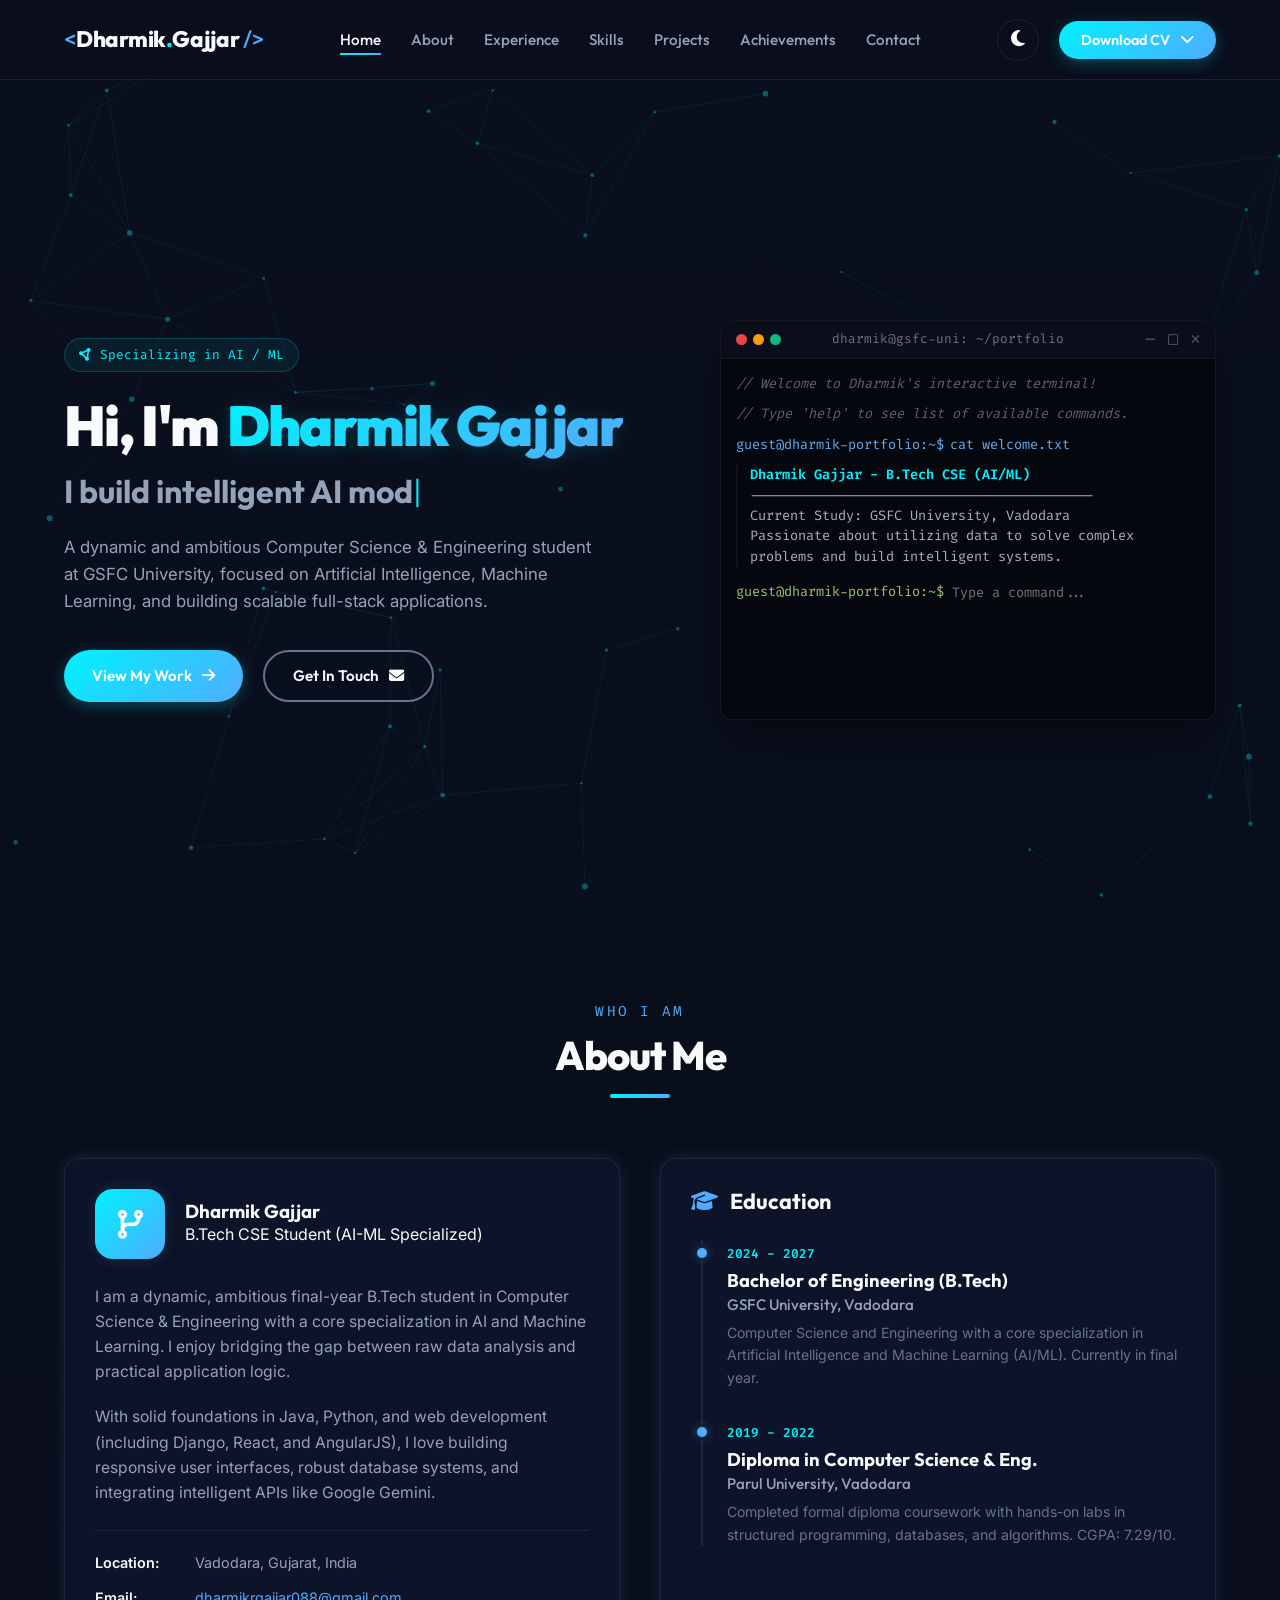
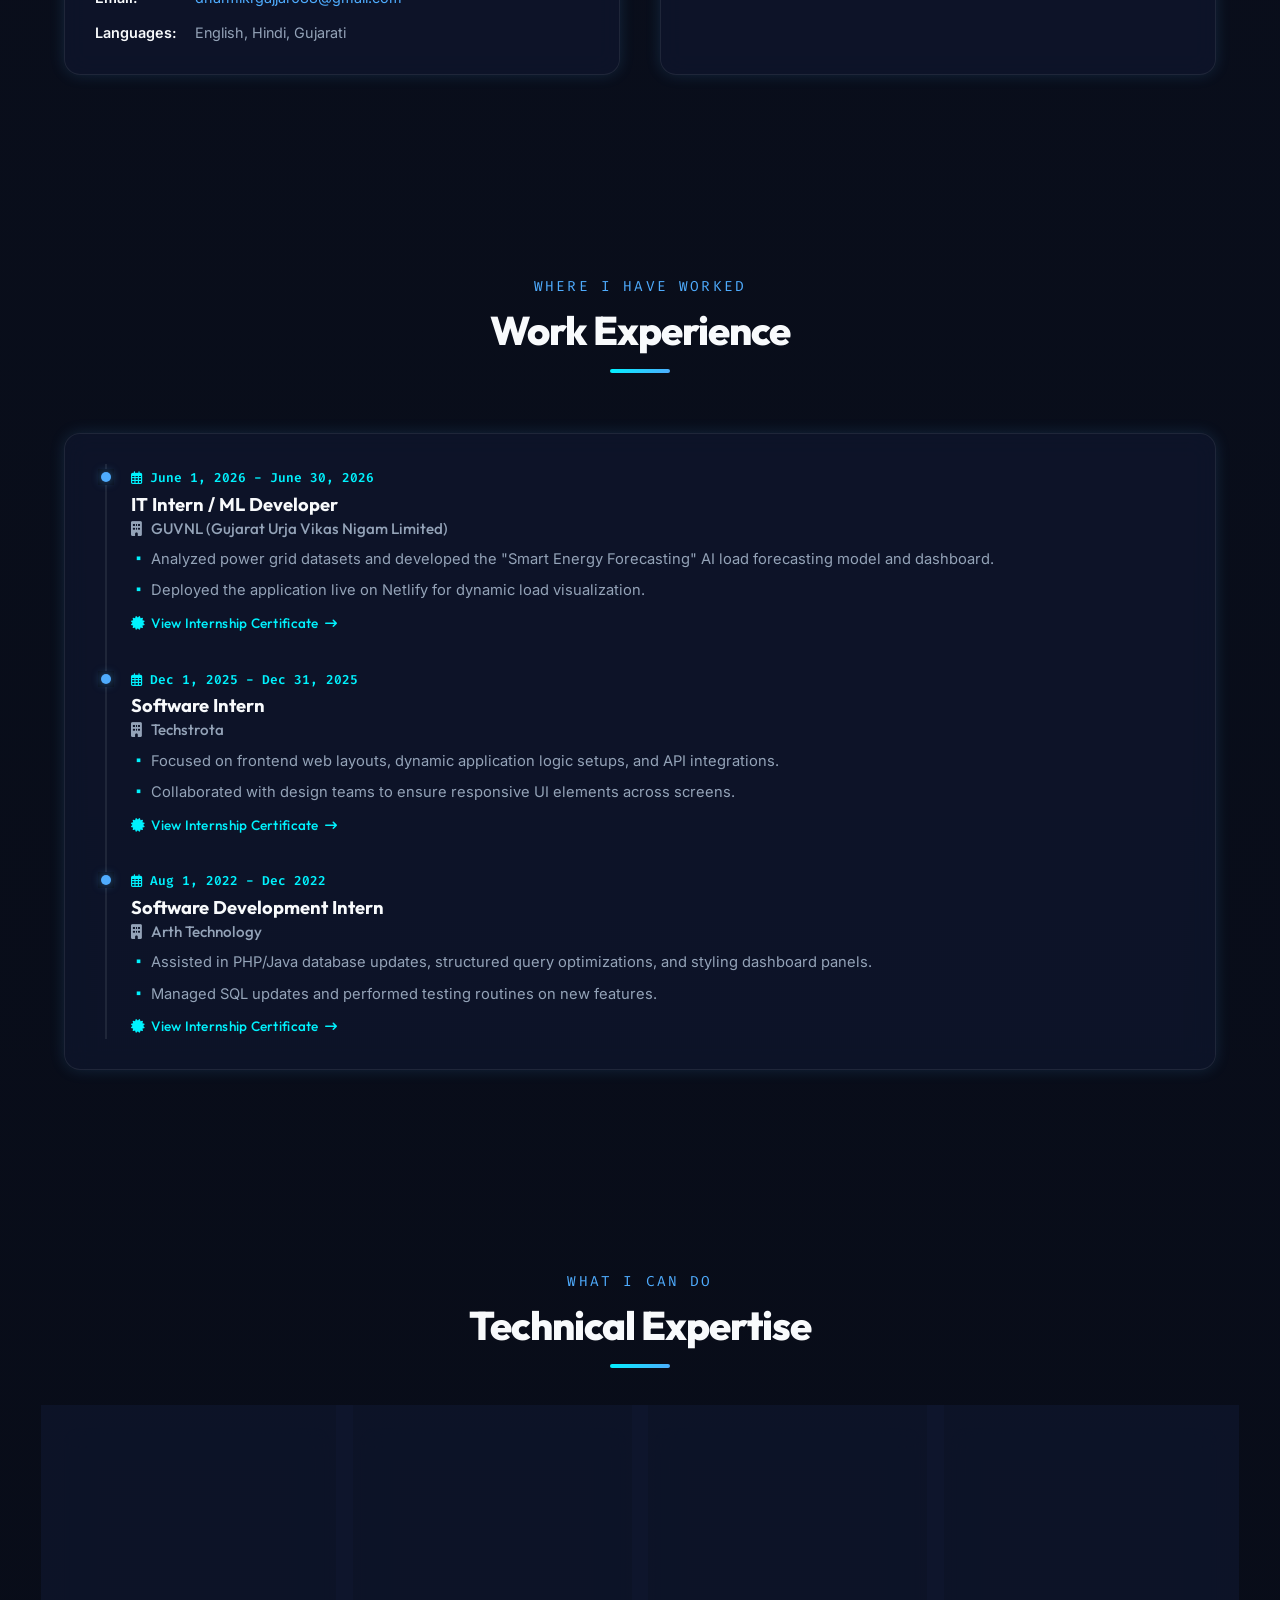
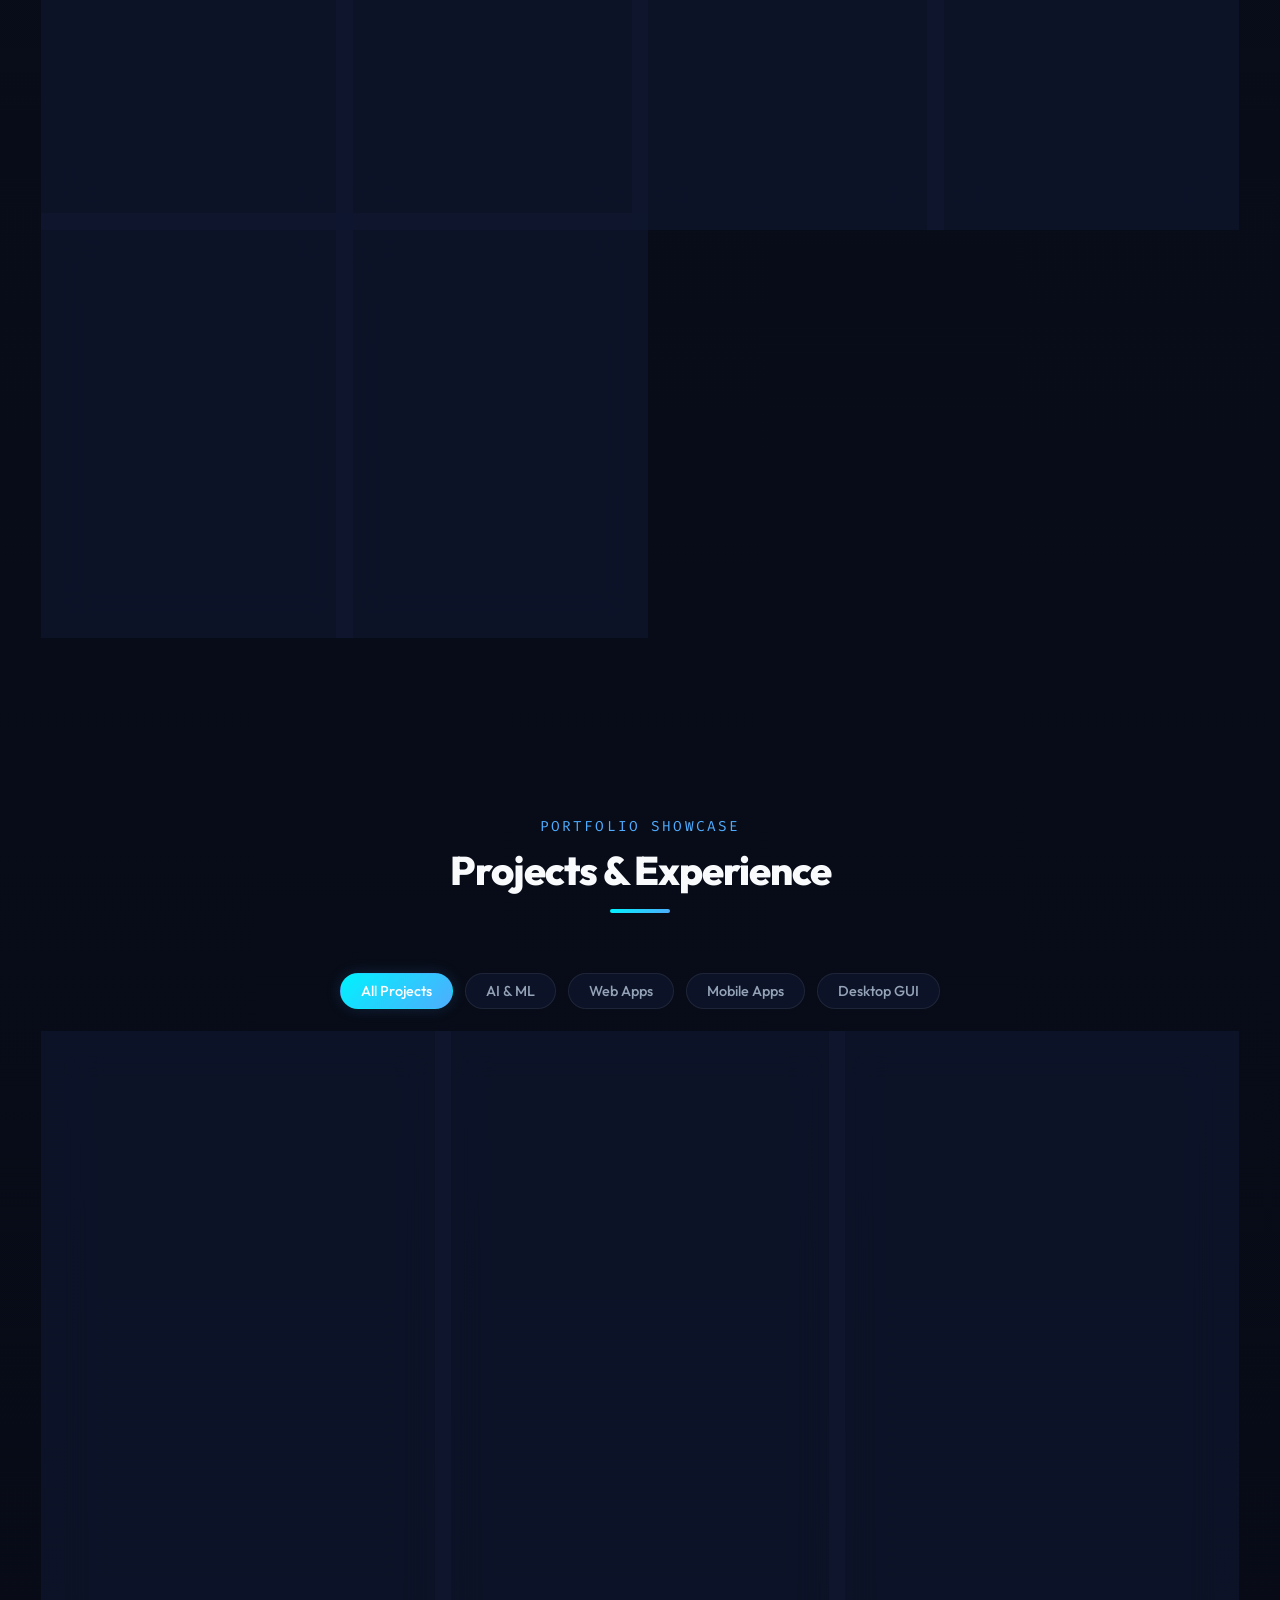
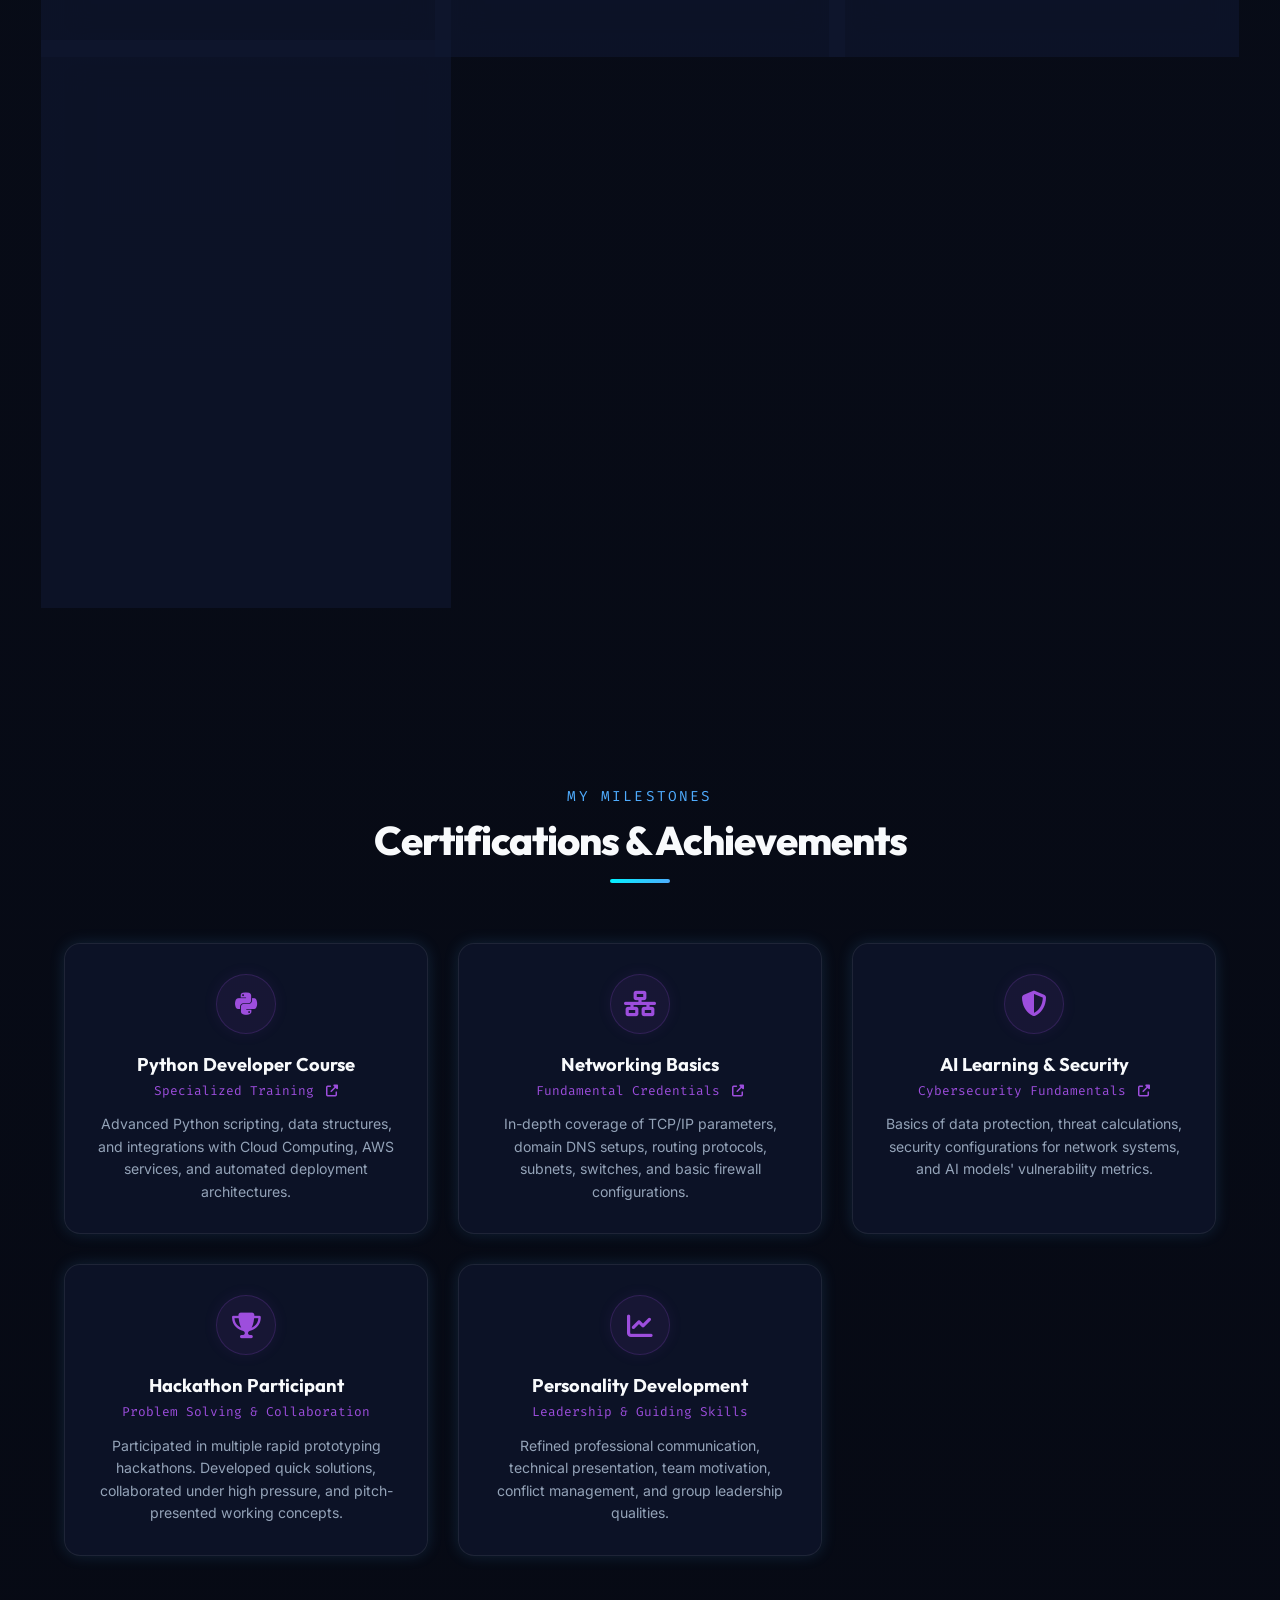
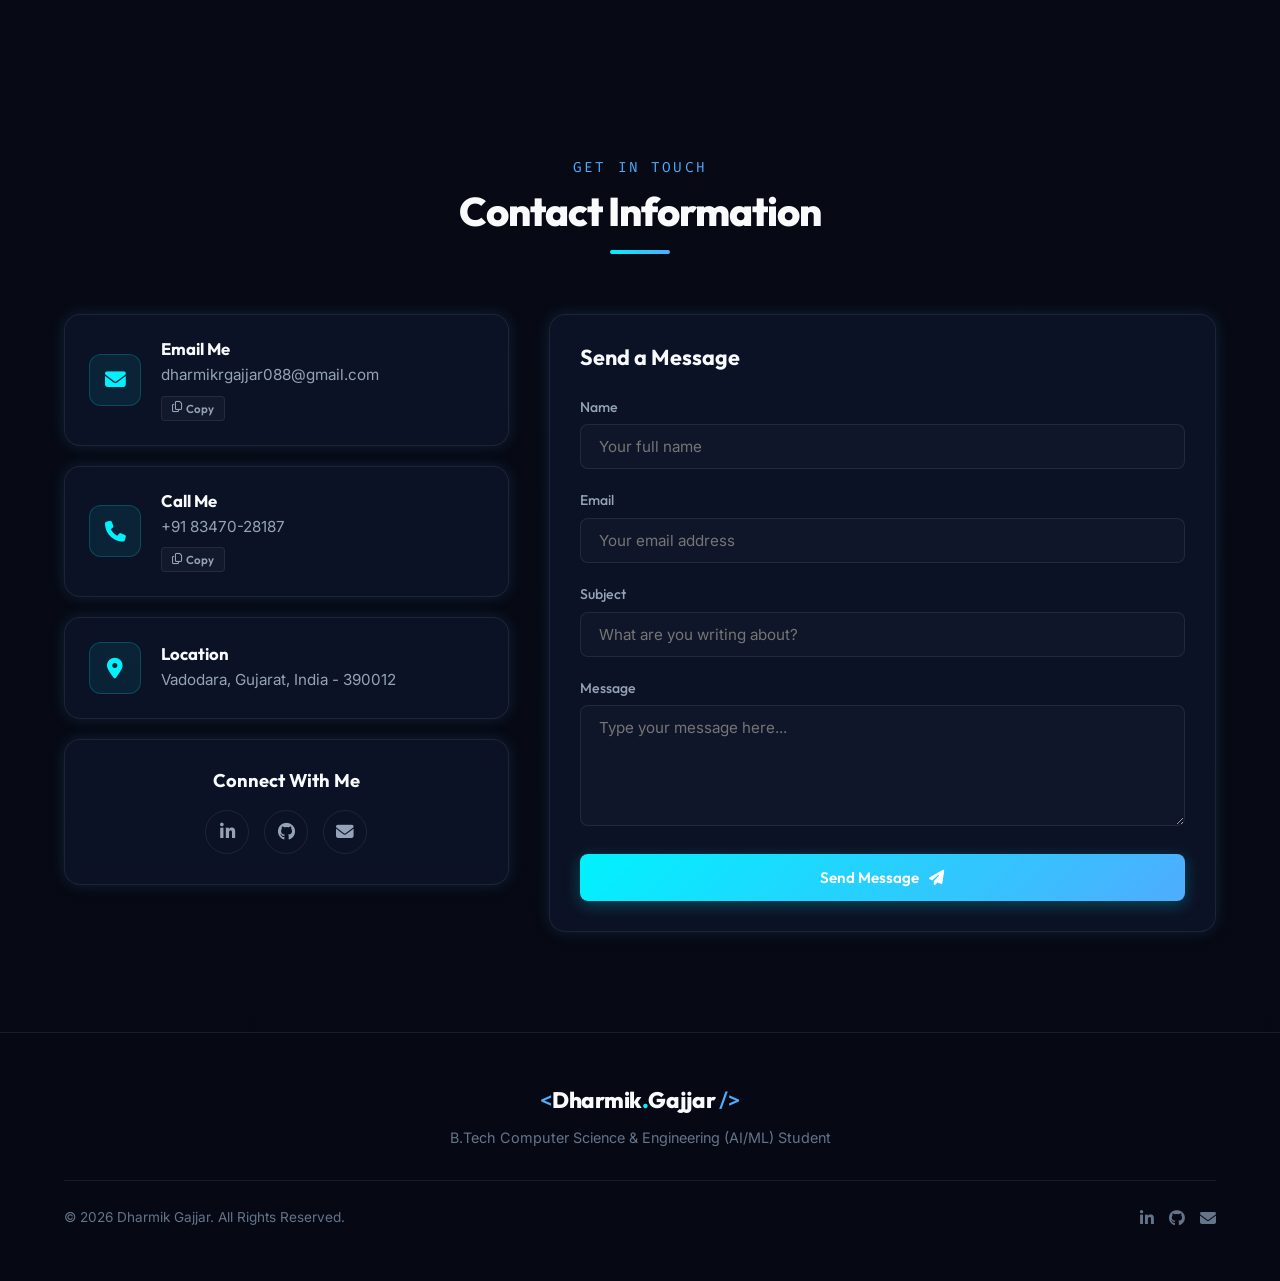
<file: index.html>
<!DOCTYPE html>
<html lang="en">
<head>
    <meta charset="UTF-8">
    <meta name="viewport" content="width=device-width, initial-scale=1.0">
    <title>Dharmik Gajjar | Portfolio - AI & ML Engineer & Developer</title>
    <meta name="description" content="Portfolio of Dharmik Gajjar, a B.Tech Computer Science student specializing in Artificial Intelligence, Machine Learning, and Full-Stack Software Development.">
    <!-- Google Fonts: Outfit (Brand & Headings), Fira Code (Terminal & Code elements), Inter (Body Text) -->
    <link rel="preconnect" href="https://fonts.googleapis.com">
    <link rel="preconnect" href="https://fonts.gstatic.com" crossorigin>
    <link href="https://fonts.googleapis.com/css2?family=Fira+Code:wght@400;500;600;700&family=Inter:wght@300;400;500;600;700&family=Outfit:wght@300;400;500;600;700;800;900&display=swap" rel="stylesheet">
    <!-- FontAwesome Icons -->
    <link rel="stylesheet" href="https://cdnjs.cloudflare.com/ajax/libs/font-awesome/6.4.0/css/all.min.css">
    <!-- Favicon -->
    <link rel="icon" href="data:image/svg+xml,<svg xmlns=%22http://www.w3.org/2000/svg%22 viewBox=%220 0 100 100%22><path d=%22M30 30 L10 50 L30 70 M70 30 L90 50 L70 70 M58 25 L42 75%22 fill=%22none%22 stroke=%22%234facfe%22 stroke-width=%2212%22 stroke-linecap=%22round%22 stroke-linejoin=%22round%22/></svg>">
    <!-- Main Stylesheet -->
    <link rel="stylesheet" href="style.css">
</head>
<body class="dark-theme">
    <!-- Coding Background Canvas -->
    <canvas id="coding-bg"></canvas>

    <!-- Header Navigation -->
    <header class="header">
        <div class="header-container container">
            <a href="#home" class="logo" id="logo-brand">
                <span class="logo-bracket">&lt;</span>Dharmik<span class="logo-dot">.</span>Gajjar <span class="logo-bracket">/&gt;</span>
            </a>

            <nav class="nav-menu" id="nav-menu">
                <ul class="nav-list">
                    <li><a href="#home" class="nav-link active">Home</a></li>
                    <li><a href="#about" class="nav-link">About</a></li>
                    <li><a href="#experience" class="nav-link">Experience</a></li>
                    <li><a href="#skills" class="nav-link">Skills</a></li>
                    <li><a href="#projects" class="nav-link">Projects</a></li>
                    <li><a href="#achievements" class="nav-link">Achievements</a></li>
                    <li><a href="#contact" class="nav-link">Contact</a></li>
                </ul>
            </nav>

            <div class="nav-actions">
                <!-- Theme Toggle Button -->
                <button class="theme-toggle-btn" id="theme-toggle" aria-label="Toggle Theme">
                    <i class="fa-solid fa-moon moon-icon"></i>
                    <i class="fa-solid fa-sun sun-icon"></i>
                </button>

                <!-- Resume Download Menu Dropdown -->
                <div class="dropdown" id="resume-dropdown">
                    <button class="btn btn-primary dropdown-toggle" id="download-cv-btn">
                        <span>Download CV</span> <i class="fa-solid fa-chevron-down"></i>
                    </button>
                    <div class="dropdown-menu" id="resume-dropdown-menu">
                        <a href="resume.html" target="_blank" class="dropdown-item">
                            <i class="fa-solid fa-file-pdf"></i> View & Print PDF
                        </a>
                        <a href="#" id="download-md-cv" class="dropdown-item">
                            <i class="fa-brands fa-markdown"></i> Download Markdown CV
                        </a>
                        <a href="#" id="download-txt-cv" class="dropdown-item">
                            <i class="fa-solid fa-file-lines"></i> Download Plain Text CV
                        </a>
                    </div>
                </div>

                <!-- Mobile Menu Toggle -->
                <button class="mobile-menu-btn" id="mobile-menu-toggle" aria-label="Toggle Menu">
                    <i class="fa-solid fa-bars menu-open"></i>
                    <i class="fa-solid fa-xmark menu-close"></i>
                </button>
            </div>
        </div>
    </header>

    <main>
        <!-- Hero Section -->
        <section id="home" class="hero-section">
            <div class="hero-container container">
                <div class="hero-content">
                    <span class="hero-badge"><i class="fa-solid fa-circle-nodes"></i> Specializing in AI / ML</span>
                    <h1 class="hero-title">
                        Hi, I'm <span class="glow-text">Dharmik Gajjar</span>
                    </h1>
                    <h2 class="hero-subtitle">
                        I build <span id="typewriter-text"></span><span class="typewriter-cursor">|</span>
                    </h2>
                    <p class="hero-description">
                        A dynamic and ambitious Computer Science & Engineering student at GSFC University, focused on Artificial Intelligence, Machine Learning, and building scalable full-stack applications.
                    </p>
                    <div class="hero-ctas">
                        <a href="#projects" class="btn btn-primary">
                            <span>View My Work</span> <i class="fa-solid fa-arrow-right"></i>
                        </a>
                        <a href="#contact" class="btn btn-secondary">
                            <span>Get In Touch</span> <i class="fa-solid fa-envelope"></i>
                        </a>
                    </div>
                </div>

                <!-- Interactive Coding Terminal Emulator -->
                <div class="terminal-wrapper">
                    <div class="terminal-header-bar">
                        <div class="terminal-dots">
                            <span class="dot red"></span>
                            <span class="dot yellow"></span>
                            <span class="dot green"></span>
                        </div>
                        <div class="terminal-title">dharmik@gsfc-uni: ~/portfolio</div>
                        <div class="terminal-action-icons">
                            <i class="fa-solid fa-minus"></i>
                            <i class="fa-regular fa-square"></i>
                            <i class="fa-solid fa-xmark"></i>
                        </div>
                    </div>
                    <div class="terminal-body" id="terminal-body">
                        <div class="terminal-line text-comment">// Welcome to Dharmik's interactive terminal!</div>
                        <div class="terminal-line text-comment">// Type 'help' to see list of available commands.</div>
                        <div class="terminal-line text-info">guest@dharmik-portfolio:~$ <span class="terminal-auto-type">cat welcome.txt</span></div>
                        <div class="terminal-output">
                            <span class="text-accent">Dharmik Gajjar - B.Tech CSE (AI/ML)</span><br>
                            -------------------------------------------<br>
                            Current Study: GSFC University, Vadodara<br>
                            Passionate about utilizing data to solve complex problems and build intelligent systems.<br>
                        </div>
                        <div class="terminal-input-container">
                            <span class="terminal-prompt">guest@dharmik-portfolio:~$</span>
                            <input type="text" id="terminal-input" autocomplete="off" spellcheck="false" placeholder="Type a command...">
                        </div>
                    </div>
                </div>
            </div>
        </section>

        <!-- About Me Section -->
        <section id="about" class="about-section section-padding">
            <div class="container">
                <div class="section-header">
                    <span class="section-sub">Who I Am</span>
                    <h2 class="section-title">About Me</h2>
                    <div class="section-line"></div>
                </div>

                <div class="about-grid">
                    <div class="about-info-card glass-panel">
                        <div class="about-profile-header">
                            <div class="profile-avatar">
                                <i class="fa-solid fa-code-branch avatar-icon"></i>
                            </div>
                            <div>
                                <h3>Dharmik Gajjar</h3>
                                <p>B.Tech CSE Student (AI-ML Specialized)</p>
                            </div>
                        </div>
                        <p class="about-text">
                            I am a dynamic, ambitious final-year B.Tech student in Computer Science & Engineering with a core specialization in AI and Machine Learning. I enjoy bridging the gap between raw data analysis and practical application logic.
                        </p>
                        <p class="about-text">
                            With solid foundations in Java, Python, and web development (including Django, React, and AngularJS), I love building responsive user interfaces, robust database systems, and integrating intelligent APIs like Google Gemini.
                        </p>
                        <div class="about-details-list">
                            <div class="detail-item">
                                <span class="detail-label">Location:</span>
                                <span class="detail-value">Vadodara, Gujarat, India</span>
                            </div>
                            <div class="detail-item">
                                <span class="detail-label">Email:</span>
                                <span class="detail-value"><a href="mailto:dharmikrgajjar088@gmail.com">dharmikrgajjar088@gmail.com</a></span>
                            </div>
                            <div class="detail-item">
                                <span class="detail-label">Languages:</span>
                                <span class="detail-value">English, Hindi, Gujarati</span>
                            </div>
                        </div>
                    </div>

                    <!-- Education Timeline Card -->
                    <div class="about-education glass-panel">
                        <h3 class="about-subtitle"><i class="fa-solid fa-graduation-cap"></i> Education</h3>
                        <div class="timeline">
                            <!-- B.Tech GSFC -->
                            <div class="timeline-card">
                                <div class="timeline-marker">
                                    <div class="timeline-dot"></div>
                                </div>
                                <div class="timeline-content">
                                    <span class="timeline-period">2024 - 2027</span>
                                    <h4>Bachelor of Engineering (B.Tech)</h4>
                                    <h5>GSFC University, Vadodara</h5>
                                    <p class="timeline-text">
                                        Computer Science and Engineering with a core specialization in Artificial Intelligence and Machine Learning (AI/ML). Currently in final year.
                                    </p>
                                </div>
                            </div>
                            <!-- Diploma Parul -->
                            <div class="timeline-card">
                                <div class="timeline-marker">
                                    <div class="timeline-dot"></div>
                                </div>
                                <div class="timeline-content">
                                    <span class="timeline-period">2019 - 2022</span>
                                    <h4>Diploma in Computer Science & Eng.</h4>
                                    <h5>Parul University, Vadodara</h5>
                                    <p class="timeline-text">
                                        Completed formal diploma coursework with hands-on labs in structured programming, databases, and algorithms. CGPA: 7.29/10.
                                    </p>
                                </div>
                            </div>
                        </div>
                    </div>
                </div>
            </div>
        </section>

        <!-- Work Experience Section -->
        <section id="experience" class="experience-section section-padding">
            <div class="container">
                <div class="section-header">
                    <span class="section-sub">Where I Have Worked</span>
                    <h2 class="section-title">Work Experience</h2>
                    <div class="section-line"></div>
                </div>

                <div class="experience-timeline-container glass-panel">
                    <div class="timeline">
                        <!-- GUVNL IT Internship -->
                        <div class="timeline-card">
                            <div class="timeline-marker">
                                <div class="timeline-dot"></div>
                            </div>
                            <div class="timeline-content">
                                <span class="timeline-period"><i class="fa-regular fa-calendar-days"></i> June 1, 2026 - June 30, 2026</span>
                                <h4>IT Intern / ML Developer</h4>
                                <h5 class="company-name"><i class="fa-solid fa-building"></i> GUVNL (Gujarat Urja Vikas Nigam Limited)</h5>
                                <ul class="experience-bullets">
                                    <li>Analyzed power grid datasets and developed the "Smart Energy Forecasting" AI load forecasting model and dashboard.</li>
                                    <li>Deployed the application live on Netlify for dynamic load visualization.</li>
                                </ul>
                                <a href="https://drive.google.com/file/d/1XTvwYXPEL08V_6zdynktGTN7DY0dDReB/view?usp=sharing" target="_blank" class="btn btn-text btn-sm" style="margin-top: 10px; display: inline-flex; align-items: center; gap: 6px; font-size: 0.85rem; color: var(--accent-cyan); font-weight: 500; text-decoration: none;">
                                    <i class="fa-solid fa-certificate"></i> View Internship Certificate <i class="fa-solid fa-arrow-right-long" style="font-size: 0.75rem;"></i>
                                </a>
                            </div>
                        </div>

                        <!-- Techstrota Internship -->
                        <div class="timeline-card">
                            <div class="timeline-marker">
                                <div class="timeline-dot"></div>
                            </div>
                            <div class="timeline-content">
                                <span class="timeline-period"><i class="fa-regular fa-calendar-days"></i> Dec 1, 2025 - Dec 31, 2025</span>
                                <h4>Software Intern</h4>
                                <h5 class="company-name"><i class="fa-solid fa-building"></i> Techstrota</h5>
                                <ul class="experience-bullets">
                                    <li>Focused on frontend web layouts, dynamic application logic setups, and API integrations.</li>
                                    <li>Collaborated with design teams to ensure responsive UI elements across screens.</li>
                                </ul>
                                <a href="https://drive.google.com/file/d/1ead5e94dPKb3FiEJjr_9Dn9Xo69zyAxc/view?usp=sharing" target="_blank" class="btn btn-text btn-sm" style="margin-top: 10px; display: inline-flex; align-items: center; gap: 6px; font-size: 0.85rem; color: var(--accent-cyan); font-weight: 500; text-decoration: none;">
                                    <i class="fa-solid fa-certificate"></i> View Internship Certificate <i class="fa-solid fa-arrow-right-long" style="font-size: 0.75rem;"></i>
                                </a>
                            </div>
                        </div>

                        <!-- Arth Technology Internship -->
                        <div class="timeline-card">
                            <div class="timeline-marker">
                                <div class="timeline-dot"></div>
                            </div>
                            <div class="timeline-content">
                                <span class="timeline-period"><i class="fa-regular fa-calendar-days"></i> Aug 1, 2022 - Dec 2022</span>
                                <h4>Software Development Intern</h4>
                                <h5 class="company-name"><i class="fa-solid fa-building"></i> Arth Technology</h5>
                                <ul class="experience-bullets">
                                    <li>Assisted in PHP/Java database updates, structured query optimizations, and styling dashboard panels.</li>
                                    <li>Managed SQL updates and performed testing routines on new features.</li>
                                </ul>
                                <a href="https://drive.google.com/file/d/1cUU8ukYSe-6FReRhr-u7-pm8J28eJuTE/view?usp=sharing" target="_blank" class="btn btn-text btn-sm" style="margin-top: 10px; display: inline-flex; align-items: center; gap: 6px; font-size: 0.85rem; color: var(--accent-cyan); font-weight: 500; text-decoration: none;">
                                    <i class="fa-solid fa-certificate"></i> View Internship Certificate <i class="fa-solid fa-arrow-right-long" style="font-size: 0.75rem;"></i>
                                </a>
                            </div>
                        </div>
                    </div>
                </div>
            </div>
        </section>

        <!-- Skills Section -->
        <section id="skills" class="skills-section section-padding">
            <div class="container">
                <div class="section-header">
                    <span class="section-sub">What I Can Do</span>
                    <h2 class="section-title">Technical Expertise</h2>
                    <div class="section-line"></div>
                </div>

                <div class="skills-grid-layout">
                    <!-- Languages -->
                    <div class="skill-category-card glass-panel">
                        <div class="skill-header">
                            <div class="skill-icon-box"><i class="fa-solid fa-terminal"></i></div>
                            <h3>Languages</h3>
                        </div>
                        <ul class="skill-tags">
                            <li><span class="tech-tag">Java</span></li>
                            <li><span class="tech-tag">Python</span></li>
                            <li><span class="tech-tag">C++</span></li>
                            <li><span class="tech-tag">SQL</span></li>
                            <li><span class="tech-tag">HTML5 / CSS3</span></li>
                            <li><span class="tech-tag">JavaScript (ES6+)</span></li>
                            <li><span class="tech-tag">PHP</span></li>
                        </ul>
                    </div>

                    <!-- AI & Data -->
                    <div class="skill-category-card glass-panel">
                        <div class="skill-header">
                            <div class="skill-icon-box"><i class="fa-solid fa-brain"></i></div>
                            <h3>AI & Technologies</h3>
                        </div>
                        <ul class="skill-tags">
                            <li><span class="tech-tag">Gemini API Integration</span></li>
                            <li><span class="tech-tag">Generative AI</span></li>
                            <li><span class="tech-tag">Prompt Engineering</span></li>
                            <li><span class="tech-tag">ChatGPT & Copilot</span></li>
                            <li><span class="tech-tag">Blackbox AI & Gamma</span></li>
                        </ul>
                    </div>

                    <!-- Backend Dev -->
                    <div class="skill-category-card glass-panel">
                        <div class="skill-header">
                            <div class="skill-icon-box"><i class="fa-solid fa-server"></i></div>
                            <h3>Backend & DBs</h3>
                        </div>
                        <ul class="skill-tags">
                            <li><span class="tech-tag">Django</span></li>
                            <li><span class="tech-tag">NodeJS</span></li>
                            <li><span class="tech-tag">MySQL</span></li>
                            <li><span class="tech-tag">MongoDB</span></li>
                            <li><span class="tech-tag">RESTful APIs</span></li>
                            <li><span class="tech-tag">Firebase DB</span></li>
                        </ul>
                    </div>

                    <!-- Frontend & Apps -->
                    <div class="skill-category-card glass-panel">
                        <div class="skill-header">
                            <div class="skill-icon-box"><i class="fa-solid fa-laptop-code"></i></div>
                            <h3>Frontend & Mobile</h3>
                        </div>
                        <ul class="skill-tags">
                            <li><span class="tech-tag">ReactJS</span></li>
                            <li><span class="tech-tag">AngularJS</span></li>
                            <li><span class="tech-tag">Flutter UI Development</span></li>
                            <li><span class="tech-tag">Java Swing (GUI)</span></li>
                            <li><span class="tech-tag">Responsive Design</span></li>
                        </ul>
                    </div>

                    <!-- Developer Tools -->
                    <div class="skill-category-card glass-panel">
                        <div class="skill-header">
                            <div class="skill-icon-box"><i class="fa-solid fa-screwdriver-wrench"></i></div>
                            <h3>Developer Tools</h3>
                        </div>
                        <ul class="skill-tags">
                            <li><span class="tech-tag">Git & GitHub</span></li>
                            <li><span class="tech-tag">VS Code</span></li>
                            <li><span class="tech-tag">Firebase Auth</span></li>
                            <li><span class="tech-tag">Postman</span></li>
                        </ul>
                    </div>

                    <!-- Soft Skills -->
                    <div class="skill-category-card glass-panel">
                        <div class="skill-header">
                            <div class="skill-icon-box"><i class="fa-solid fa-users"></i></div>
                            <h3>Soft Skills</h3>
                        </div>
                        <ul class="skill-tags">
                            <li><span class="tech-tag">Team Collaboration</span></li>
                            <li><span class="tech-tag">Problem Solving</span></li>
                            <li><span class="tech-tag">Rapid Prototyping</span></li>
                            <li><span class="tech-tag">Leadership Qualities</span></li>
                            <li><span class="tech-tag">Photography & Videography</span></li>
                        </ul>
                    </div>
                </div>
            </div>
        </section>

        <!-- Projects & Experience Section -->
        <section id="projects" class="projects-section section-padding">
            <div class="container">
                <div class="section-header">
                    <span class="section-sub">Portfolio Showcase</span>
                    <h2 class="section-title">Projects & Experience</h2>
                    <div class="section-line"></div>
                </div>

                <!-- Projects Filter Controls -->
                <div class="projects-filters">
                    <button class="filter-btn active" data-filter="all">All Projects</button>
                    <button class="filter-btn" data-filter="ai-ml">AI & ML</button>
                    <button class="filter-btn" data-filter="web">Web Apps</button>
                    <button class="filter-btn" data-filter="mobile">Mobile Apps</button>
                    <button class="filter-btn" data-filter="desktop">Desktop GUI</button>
                </div>

                <!-- Projects Grid -->
                <div class="projects-grid" id="projects-grid">
                    <!-- Project 0: Smart Energy Forecasting -->
                    <div class="project-card glass-panel" data-category="ai-ml web" data-live-link="https://smart-energy-forecasting.netlify.app">
                        <div class="project-card-header">
                            <div class="project-tag"><i class="fa-solid fa-brain"></i> AI & ML</div>
                            <span class="project-date">June 2026</span>
                        </div>
                        <h3 class="project-card-title">Smart Energy Forecasting</h3>
                        <p class="project-card-desc">
                            An AI-powered forecasting web application developed during my GUVNL internship to predict energy consumption and grid load metrics dynamically.
                        </p>
                        <div class="project-card-tech">
                            <span>Python</span>
                            <span>Machine Learning</span>
                            <span>Streamlit</span>
                            <span>Netlify</span>
                        </div>
                        <div class="project-features-list">
                            <strong>Key Features:</strong>
                            <ul>
                                <li>Time-series load forecasting using ML regressions.</li>
                                <li>Interactive dashboard for grid capacity visualization.</li>
                                <li>Hosted live on Netlify for real-time inference.</li>
                            </ul>
                        </div>
                        <button class="btn btn-text open-project-modal" data-project="energy-forecasting">
                            Read Contributions & Details <i class="fa-solid fa-arrow-right-long"></i>
                        </button>
                    </div>

                    <!-- Project 1: AI Meal-Planner -->
                    <div class="project-card glass-panel" data-category="ai-ml web">
                        <div class="project-card-header">
                            <div class="project-tag"><i class="fa-solid fa-brain"></i> AI & ML</div>
                            <span class="project-date">Jan 2025</span>
                        </div>
                        <h3 class="project-card-title">AI Meal-Planner</h3>
                        <p class="project-card-desc">
                            An intelligent MEAN stack Single Page Application that builds personalized, nutritionally balanced meal schedules using the Gemini API.
                        </p>
                        <div class="project-card-tech">
                            <span>AngularJS</span>
                            <span>Gemini API</span>
                            <span>NodeJS</span>
                            <span>MongoDB</span>
                        </div>
                        <div class="project-features-list">
                            <strong>Key Features:</strong>
                            <ul>
                                <li>AI-driven meal schedule generations matching user requirements.</li>
                                <li>Multimodal image retrieval based on recipes.</li>
                                <li>Flexible NoSQL MongoDB storage.</li>
                            </ul>
                        </div>
                        <button class="btn btn-text open-project-modal" data-project="meal-planner">
                            Read Contributions & Details <i class="fa-solid fa-arrow-right-long"></i>
                        </button>
                    </div>

                    <!-- Project 2: Campus Navigation System -->
                    <div class="project-card glass-panel" data-category="mobile desktop">
                        <div class="project-card-header">
                            <div class="project-tag"><i class="fa-solid fa-mobile-screen-button"></i> Mobile & Desktop</div>
                            <span class="project-date">Jan - May 2025</span>
                        </div>
                        <h3 class="project-card-title">Campus Navigation System</h3>
                        <p class="project-card-desc">
                            A real-time GPS tracking and campus navigation map interface built with a Java Swing Desktop Admin portal and a mobile client.
                        </p>
                        <div class="project-card-tech">
                            <span>Java Swing</span>
                            <span>Flutter</span>
                            <span>Python</span>
                            <span>Firebase</span>
                            <span>MySQL</span>
                        </div>
                        <div class="project-features-list">
                            <strong>Key Features:</strong>
                            <ul>
                                <li>GPS location markers and shortest route suggestions.</li>
                                <li>Flutter client UI with Google Maps SDK.</li>
                                <li>Synchronized Firebase database state.</li>
                            </ul>
                        </div>
                        <button class="btn btn-text open-project-modal" data-project="campus-nav">
                            Read Contributions & Details <i class="fa-solid fa-arrow-right-long"></i>
                        </button>
                    </div>

                    <!-- Project 3: Blood Bank Management System -->
                    <div class="project-card glass-panel" data-category="web">
                        <div class="project-card-header">
                            <div class="project-tag"><i class="fa-solid fa-globe"></i> Web Application</div>
                            <span class="project-date">2021 - 2022</span>
                        </div>
                        <h3 class="project-card-title">Blood Bank Management</h3>
                        <p class="project-card-desc">
                            A responsive donor-recipient matchmaking management portal built during diploma courses to organize blood stock availability.
                        </p>
                        <div class="project-card-tech">
                            <span>Java</span>
                            <span>PHP</span>
                            <span>MySQL</span>
                            <span>HTML/CSS</span>
                        </div>
                        <div class="project-features-list">
                            <strong>Key Features:</strong>
                            <ul>
                                <li>Secure donor registration and inventory logs.</li>
                                <li>Donor notification system and filters for blood types.</li>
                                <li>Admin panel analytics of blood units.</li>
                            </ul>
                        </div>
                        <button class="btn btn-text open-project-modal" data-project="blood-bank">
                            Read Contributions & Details <i class="fa-solid fa-arrow-right-long"></i>
                        </button>
                    </div>
                </div>
            </div>
        </section>

        <!-- Achievements Section -->
        <section id="achievements" class="achievements-section section-padding">
            <div class="container">
                <div class="section-header">
                    <span class="section-sub">My Milestones</span>
                    <h2 class="section-title">Certifications & Achievements</h2>
                    <div class="section-line"></div>
                </div>

                <div class="achievements-grid">
                    <!-- Cert 1 -->
                    <a href="https://drive.google.com/file/d/1QhamLyjfL8eL_c9n8ikK2a4owgvNaQb3/view?usp=sharing" target="_blank" class="achievement-card glass-panel">
                        <div class="achievement-icon"><i class="fa-brands fa-python"></i></div>
                        <h3>Python Developer Course</h3>
                        <p class="achievement-provider">Specialized Training <i class="fa-solid fa-up-right-from-square" style="font-size: 0.75rem; margin-left: 4px;"></i></p>
                        <p class="achievement-desc">
                            Advanced Python scripting, data structures, and integrations with Cloud Computing, AWS services, and automated deployment architectures.
                        </p>
                    </a>

                    <!-- Cert 2 -->
                    <a href="https://drive.google.com/file/d/18Os-68vKolsfPZk5xjZyMcyk6TTwkwRC/view?usp=sharing" target="_blank" class="achievement-card glass-panel">
                        <div class="achievement-icon"><i class="fa-solid fa-network-wired"></i></div>
                        <h3>Networking Basics</h3>
                        <p class="achievement-provider">Fundamental Credentials <i class="fa-solid fa-up-right-from-square" style="font-size: 0.75rem; margin-left: 4px;"></i></p>
                        <p class="achievement-desc">
                            In-depth coverage of TCP/IP parameters, domain DNS setups, routing protocols, subnets, switches, and basic firewall configurations.
                        </p>
                    </a>

                    <!-- Cert 3 -->
                    <a href="https://drive.google.com/file/d/1NMr6PtKn6Ve5VrmCskMkt6HWf5QRNrPO/view?usp=sharing" target="_blank" class="achievement-card glass-panel">
                        <div class="achievement-icon"><i class="fa-solid fa-shield-halved"></i></div>
                        <h3>AI Learning & Security</h3>
                        <p class="achievement-provider">Cybersecurity Fundamentals <i class="fa-solid fa-up-right-from-square" style="font-size: 0.75rem; margin-left: 4px;"></i></p>
                        <p class="achievement-desc">
                            Basics of data protection, threat calculations, security configurations for network systems, and AI models' vulnerability metrics.
                        </p>
                    </a>

                    <!-- Cert 4 -->
                    <div class="achievement-card glass-panel">
                        <div class="achievement-icon"><i class="fa-solid fa-trophy"></i></div>
                        <h3>Hackathon Participant</h3>
                        <p class="achievement-provider">Problem Solving & Collaboration</p>
                        <p class="achievement-desc">
                            Participated in multiple rapid prototyping hackathons. Developed quick solutions, collaborated under high pressure, and pitch-presented working concepts.
                        </p>
                    </div>

                    <!-- Cert 5 -->
                    <div class="achievement-card glass-panel">
                        <div class="achievement-icon"><i class="fa-solid fa-chart-line"></i></div>
                        <h3>Personality Development</h3>
                        <p class="achievement-provider">Leadership & Guiding Skills</p>
                        <p class="achievement-desc">
                            Refined professional communication, technical presentation, team motivation, conflict management, and group leadership qualities.
                        </p>
                    </div>
                </div>
            </div>
        </section>

        <!-- Contact Section -->
        <section id="contact" class="contact-section section-padding">
            <div class="container">
                <div class="section-header">
                    <span class="section-sub">Get In Touch</span>
                    <h2 class="section-title">Contact Information</h2>
                    <div class="section-line"></div>
                </div>

                <div class="contact-grid">
                    <!-- Contact Information Details -->
                    <div class="contact-info-cards">
                        <div class="contact-card glass-panel">
                            <div class="contact-icon-box"><i class="fa-solid fa-envelope"></i></div>
                            <div>
                                <h3>Email Me</h3>
                                <p><a href="mailto:dharmikrgajjar088@gmail.com" class="link-hover">dharmikrgajjar088@gmail.com</a></p>
                                <button class="btn btn-copy" data-copy="dharmikrgajjar088@gmail.com"><i class="fa-regular fa-copy"></i> Copy</button>
                            </div>
                        </div>

                        <div class="contact-card glass-panel">
                            <div class="contact-icon-box"><i class="fa-solid fa-phone"></i></div>
                            <div>
                                <h3>Call Me</h3>
                                <p><a href="tel:+918347028187" class="link-hover">+91 83470-28187</a></p>
                                <button class="btn btn-copy" data-copy="+918347028187"><i class="fa-regular fa-copy"></i> Copy</button>
                            </div>
                        </div>

                        <div class="contact-card glass-panel">
                            <div class="contact-icon-box"><i class="fa-solid fa-location-dot"></i></div>
                            <div>
                                <h3>Location</h3>
                                <p>Vadodara, Gujarat, India - 390012</p>
                            </div>
                        </div>

                        <!-- Social Media Connections -->
                        <div class="social-connect glass-panel">
                            <h3>Connect With Me</h3>
                            <div class="social-links">
                                <a href="https://www.linkedin.com/in/dharmik-r-gajjar-14110325p" target="_blank" aria-label="LinkedIn Profile"><i class="fa-brands fa-linkedin-in"></i></a>
                                <a href="https://github.com/Dharmik-1403" target="_blank" aria-label="GitHub Profile"><i class="fa-brands fa-github"></i></a>
                                <a href="mailto:dharmikrgajjar088@gmail.com" aria-label="Send Email"><i class="fa-solid fa-envelope"></i></a>
                            </div>
                        </div>
                    </div>

                    <!-- Contact Form Card -->
                    <div class="contact-form-card glass-panel">
                        <h3>Send a Message</h3>
                        <form id="contact-form">
                            <div class="form-group">
                                <label for="form-name">Name</label>
                                <input type="text" id="form-name" name="name" required placeholder="Your full name">
                            </div>
                            <div class="form-group">
                                <label for="form-email">Email</label>
                                <input type="email" id="form-email" name="email" required placeholder="Your email address">
                            </div>
                            <div class="form-group">
                                <label for="form-subject">Subject</label>
                                <input type="text" id="form-subject" name="_subject" placeholder="What are you writing about?">
                            </div>
                            <div class="form-group">
                                <label for="form-message">Message</label>
                                <textarea id="form-message" name="message" rows="5" required placeholder="Type your message here..."></textarea>
                            </div>
                            <button type="submit" class="btn btn-primary btn-submit">
                                <span>Send Message</span> <i class="fa-solid fa-paper-plane"></i>
                            </button>
                        </form>
                    </div>
                </div>
            </div>
        </section>
    </main>

    <!-- Footer -->
    <footer class="footer">
        <div class="container footer-container">
            <div class="footer-info">
                <a href="#home" class="logo">
                    <span class="logo-bracket">&lt;</span>Dharmik<span class="logo-dot">.</span>Gajjar <span class="logo-bracket">/&gt;</span>
                </a>
                <p>B.Tech Computer Science & Engineering (AI/ML) Student</p>
            </div>
            <div class="footer-bottom">
                <p>&copy; 2026 Dharmik Gajjar. All Rights Reserved.</p>
                <div class="footer-socials">
                    <a href="https://www.linkedin.com/in/dharmik-r-gajjar-14110325p" target="_blank" aria-label="LinkedIn"><i class="fa-brands fa-linkedin-in"></i></a>
                    <a href="https://github.com/Dharmik-1403" target="_blank" aria-label="GitHub"><i class="fa-brands fa-github"></i></a>
                    <a href="mailto:dharmikrgajjar088@gmail.com" aria-label="Email"><i class="fa-solid fa-envelope"></i></a>
                </div>
            </div>
        </div>
    </footer>

    <!-- Back to Top Button -->
    <button class="back-to-top" id="back-to-top" aria-label="Back to top">
        <i class="fa-solid fa-arrow-up"></i>
    </button>

    <!-- Detail Contribution Modals -->
    <!-- Modal 0: Smart Energy Forecasting -->
    <div class="modal" id="modal-energy-forecasting">
        <div class="modal-content glass-panel">
            <div class="modal-header">
                <h3>Smart Energy Forecasting Project</h3>
                <button class="modal-close" data-close="energy-forecasting">&times;</button>
            </div>
            <div class="modal-body">
                <p class="modal-desc text-accent"><strong>Stack:</strong> Python, Machine Learning, Streamlit, Netlify, CSV Data Sources</p>
                <div class="modal-section">
                    <h4>Project Overview:</h4>
                    <p>
                        Developed an AI-powered forecasting web application during my GUVNL internship to predict energy consumption and load metrics of grid systems, optimizing storage and supply parameters.
                    </p>
                </div>
                <div class="modal-section">
                    <h4>Detailed Contributions & Focus:</h4>
                    <ul>
                        <li><strong>AI Model Development:</strong> Built and trained time-series machine learning models in Python to forecast electricity load/demand.</li>
                        <li><strong>Web Interface Deployment:</strong> Built an interactive dashboard using Streamlit to display grid statistics, load graphs, and future load forecasts.</li>
                        <li><strong>Live Deployment:</strong> Deployed the web interface live on Netlify for seamless public access and interaction.</li>
                    </ul>
                </div>
            </div>
        </div>
    </div>

    <!-- Modal 1: AI Meal Planner -->
    <div class="modal" id="modal-meal-planner">
        <div class="modal-content glass-panel">
            <div class="modal-header">
                <h3>AI Meal-Planner Project</h3>
                <button class="modal-close" data-close="meal-planner">&times;</button>
            </div>
            <div class="modal-body">
                <p class="modal-desc text-accent"><strong>Stack:</strong> AngularJS, Gemini API, NodeJS, MongoDB (MEAN principles)</p>
                <div class="modal-section">
                    <h4>Project Overview:</h4>
                    <p>
                        Developed a comprehensive Single Page Application (SPA) designed to build personalized meal plans matching dietary targets. Uses the Gemini API to analyze nutritional parameters and return appropriate visual assets dynamically.
                    </p>
                </div>
                <div class="modal-section">
                    <h4>Detailed Contributions & Focus:</h4>
                    <ul>
                        <li><strong>Backend API Engineering:</strong> Built the entire server structure responsible for handling incoming queries from the AngularJS client, formatting payloads, communicating with Gemini API services, and securely retrieving responses.</li>
                        <li><strong>MongoDB Setup & Schema Design:</strong> Configured database schema structures to store authenticated users, preferences, generated meal plans, and historical logs.</li>
                        <li><strong>Error Solving & Integration Debugging:</strong> Successfully analyzed connectivity glitches between the NodeJS server and Google AI endpoints, and patched state issues during rapid user updates.</li>
                    </ul>
                </div>
            </div>
        </div>
    </div>

    <!-- Modal 2: Campus Nav -->
    <div class="modal" id="modal-campus-nav">
        <div class="modal-content glass-panel">
            <div class="modal-header">
                <h3>Campus Navigation System Project</h3>
                <button class="modal-close" data-close="campus-nav">&times;</button>
            </div>
            <div class="modal-body">
                <p class="modal-desc text-accent"><strong>Stack:</strong> Java Swing (GUI), Flutter, Python, Firebase, MySQL</p>
                <div class="modal-section">
                    <h4>Project Overview:</h4>
                    <p>
                        Created a campus routing and locator tool. Includes a mobile client for real-time location mapping on building layers, and a desktop portal for campus administrators to upload coordinate datasets.
                    </p>
                </div>
                <div class="modal-section">
                    <h4>Detailed Contributions & Focus:</h4>
                    <ul>
                        <li><strong>Flutter UI & Map Layer:</strong> Programmed the visual dashboard of the mobile application using Flutter, implementing Google Maps coordinates mapping and marker integrations.</li>
                        <li><strong>Python Pathing Calculations:</strong> Created backend route algorithms in Python to calculate distances and return path markers to the client application.</li>
                        <li><strong>Firebase Syncing:</strong> Handled authentication state and database updates via Firebase so markers added via the desktop Java portal instantly refresh on mobile users' screens.</li>
                    </ul>
                </div>
            </div>
        </div>
    </div>

    <!-- Modal 3: Blood Bank -->
    <div class="modal" id="modal-blood-bank">
        <div class="modal-content glass-panel">
            <div class="modal-header">
                <h3>Blood Bank Management Project</h3>
                <button class="modal-close" data-close="blood-bank">&times;</button>
            </div>
            <div class="modal-body">
                <p class="modal-desc text-accent"><strong>Stack:</strong> Java, PHP, MySQL, HTML/CSS</p>
                <div class="modal-section">
                    <h4>Project Overview:</h4>
                    <p>
                        A platform built to manage donor records, verify blood inventory units across clinical groups, let hospitals submit blood request files, and automate SMS/email notifications for prospective donors.
                    </p>
                </div>
                <div class="modal-section">
                    <h4>Detailed Contributions & Focus:</h4>
                    <ul>
                        <li><strong>Full-Stack Architecture:</strong> Drafted the UI screens (HTML/CSS/JS) and wrote PHP files to execute queries against the local MySQL instance.</li>
                        <li><strong>Secure Database Queries:</strong> Handled input sanitation and SQL validation routines to safeguard donor records and sensitive contact data.</li>
                        <li><strong>Role Access Setup:</strong> Built credential verification routines separating options available to administrative bank staff, hospital doctors, and public users.</li>
                    </ul>
                </div>
            </div>
        </div>
    </div>

    <!-- Toast Notification for clipboard / form submission -->
    <div class="toast" id="toast">Copied to clipboard!</div>

    <!-- Form Success Modal -->
    <div class="modal" id="modal-form-success">
        <div class="modal-content glass-panel text-center">
            <div class="success-icon"><i class="fa-solid fa-circle-check"></i></div>
            <h3>Message Sent!</h3>
            <p>Thank you for reaching out, Dharmik. He will get back to you as soon as possible.</p>
            <button class="btn btn-primary" id="btn-success-close">Close</button>
        </div>
    </div>

    <!-- Main JavaScript File -->
    <script src="script.js"></script>
</body>
</html>
</file>
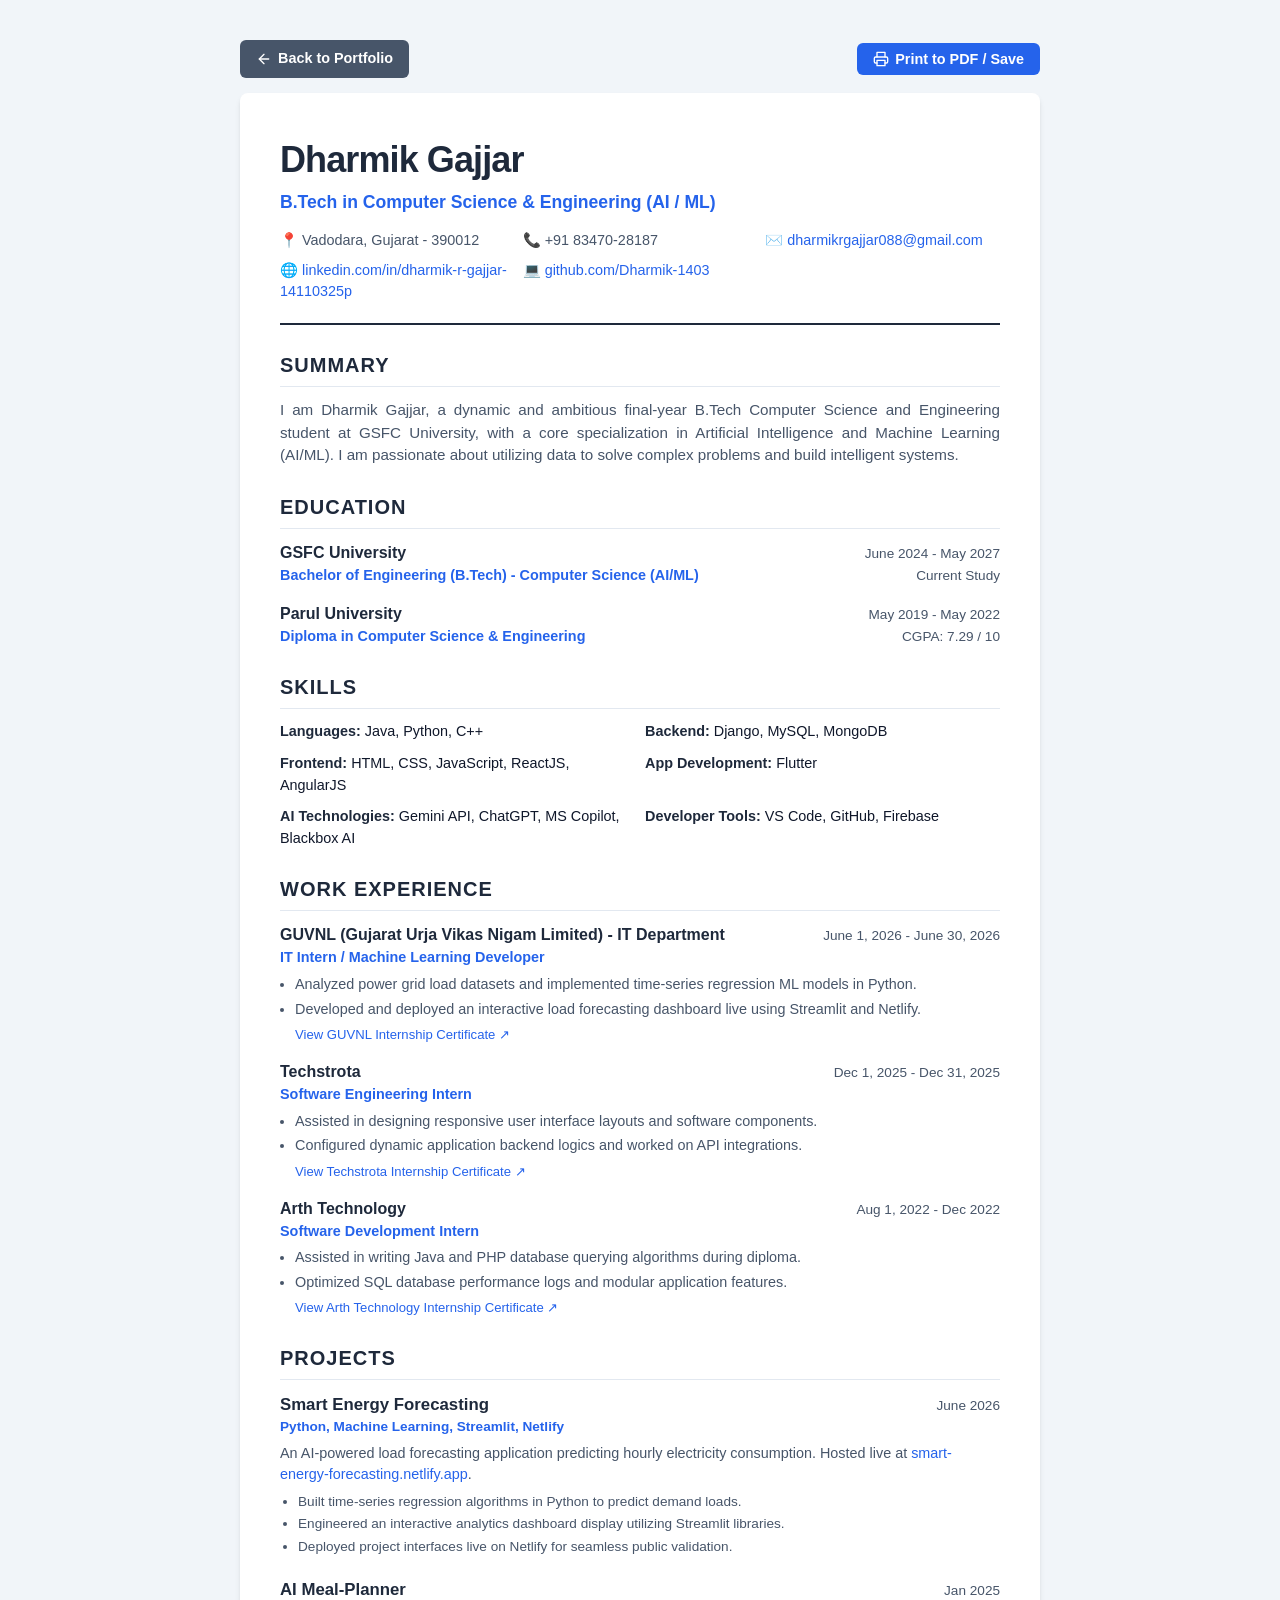
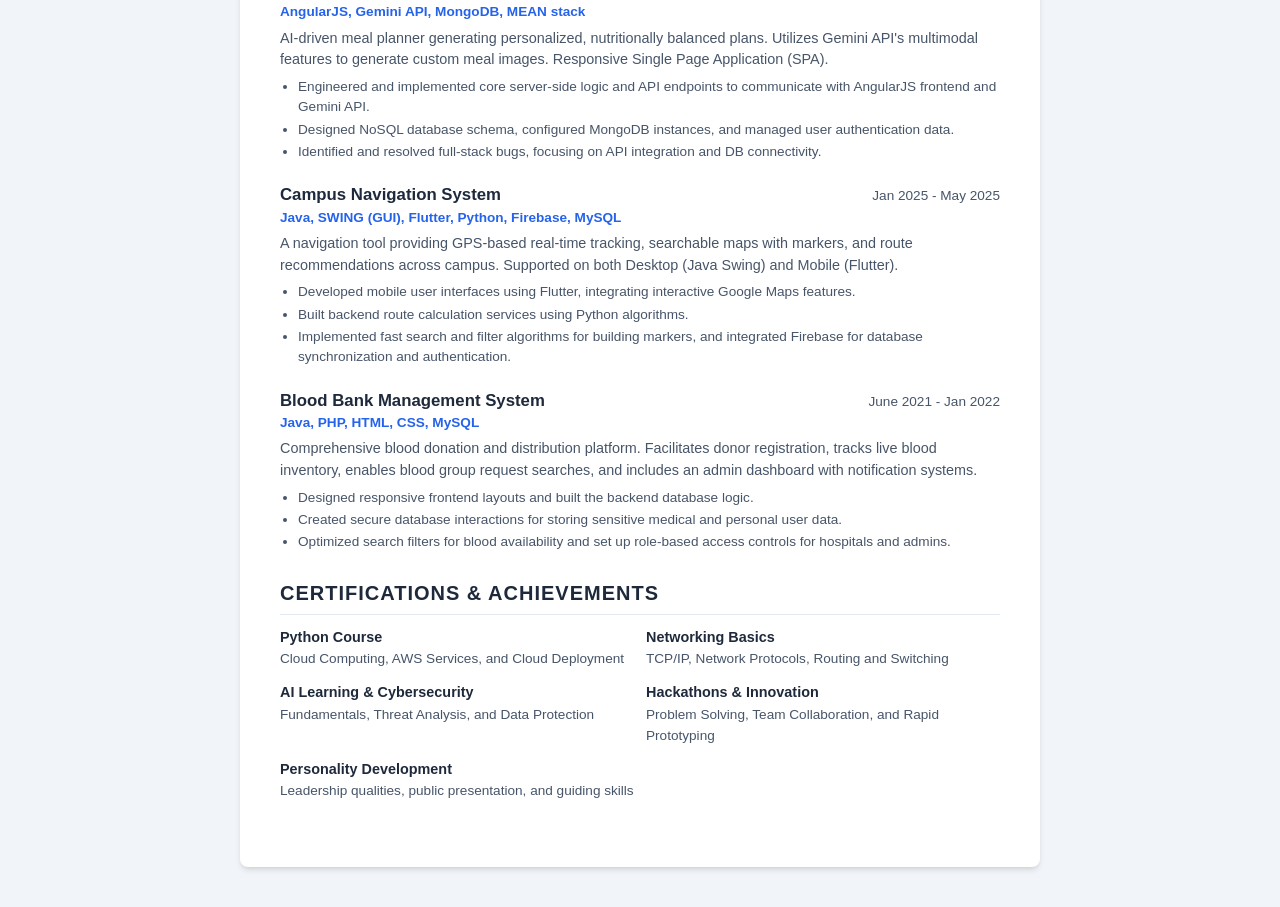
<file: resume.html>
<!DOCTYPE html>
<html lang="en">
<head>
    <meta charset="UTF-8">
    <meta name="viewport" content="width=device-width, initial-scale=1.0">
    <title>Dharmik Gajjar - Resume</title>
    <!-- Favicon -->
    <link class="favicon" rel="icon" href="data:image/svg+xml,<svg xmlns=%22http://www.w3.org/2000/svg%22 viewBox=%220 0 100 100%22><path d=%22M25 15 H60 L80 35 V85 H25 Z M60 15 V35 H80 M35 50 H65 M35 65 H65%22 fill=%22none%22 stroke=%22%234facfe%22 stroke-width=%2210%22 stroke-linecap=%22round%22 stroke-linejoin=%22round%22/></svg>">
    <style>
        :root {
            --primary: #1e293b;
            --secondary: #475569;
            --accent: #2563eb;
            --bg: #ffffff;
            --text: #0f172a;
            --border: #e2e8f0;
        }

        * {
            box-sizing: border-box;
            margin: 0;
            padding: 0;
        }

        body {
            font-family: -apple-system, BlinkMacSystemFont, "Segoe UI", Roboto, "Helvetica Neue", Arial, sans-serif;
            line-height: 1.5;
            color: var(--text);
            background-color: #f1f5f9;
            padding: 40px 20px;
        }

        .resume-container {
            max-width: 800px;
            margin: 0 auto;
            background: var(--bg);
            padding: 40px;
            box-shadow: 0 4px 6px -1px rgb(0 0 0 / 0.1), 0 2px 4px -2px rgb(0 0 0 / 0.1);
            border-radius: 8px;
            position: relative;
        }

        header {
            border-bottom: 2px solid var(--primary);
            padding-bottom: 20px;
            margin-bottom: 25px;
        }

        .header-title {
            font-size: 2.25rem;
            color: var(--primary);
            font-weight: 800;
            letter-spacing: -0.025em;
        }

        .header-subtitle {
            font-size: 1.1rem;
            color: var(--accent);
            font-weight: 600;
            margin-top: 2px;
        }

        .contact-info {
            display: grid;
            grid-template-columns: repeat(auto-fit, minmax(200px, 1fr));
            gap: 8px;
            margin-top: 15px;
            font-size: 0.9rem;
            color: var(--secondary);
        }

        .contact-info a {
            color: var(--accent);
            text-decoration: none;
        }

        .contact-info a:hover {
            text-decoration: underline;
        }

        section {
            margin-bottom: 25px;
        }

        section h2 {
            font-size: 1.25rem;
            color: var(--primary);
            text-transform: uppercase;
            letter-spacing: 0.05em;
            border-bottom: 1px solid var(--border);
            padding-bottom: 6px;
            margin-bottom: 12px;
            font-weight: 700;
        }

        .summary {
            font-size: 0.95rem;
            color: var(--secondary);
            text-align: justify;
        }

        .skills-grid {
            display: grid;
            grid-template-columns: repeat(2, 1fr);
            gap: 10px;
        }

        .skill-category {
            font-size: 0.9rem;
        }

        .skill-category strong {
            color: var(--primary);
        }

        .timeline-item {
            margin-bottom: 15px;
        }

        .timeline-header {
            display: flex;
            justify-content: space-between;
            align-items: baseline;
            font-weight: 700;
            font-size: 1rem;
            color: var(--primary);
        }

        .timeline-sub {
            display: flex;
            justify-content: space-between;
            align-items: baseline;
            font-size: 0.9rem;
            color: var(--accent);
            font-weight: 600;
            margin-bottom: 5px;
        }

        .timeline-date {
            font-weight: normal;
            font-size: 0.85rem;
            color: var(--secondary);
        }

        .timeline-details {
            font-size: 0.9rem;
            color: var(--secondary);
            margin-left: 15px;
        }

        .timeline-details li {
            margin-bottom: 3px;
        }

        .project-item {
            margin-bottom: 20px;
        }

        .project-title {
            font-weight: 700;
            font-size: 1.05rem;
            color: var(--primary);
            display: flex;
            justify-content: space-between;
            align-items: baseline;
        }

        .project-tech {
            font-size: 0.85rem;
            color: var(--accent);
            margin-bottom: 5px;
            font-weight: 600;
        }

        .project-desc {
            font-size: 0.9rem;
            color: var(--secondary);
            margin-bottom: 6px;
        }

        .project-contrib {
            font-size: 0.85rem;
            color: var(--secondary);
            margin-left: 18px;
        }

        .project-contrib li {
            margin-bottom: 2px;
        }

        .certifications-list {
            display: grid;
            grid-template-columns: repeat(auto-fit, minmax(240px, 1fr));
            gap: 12px;
        }

        .cert-item {
            font-size: 0.9rem;
        }

        .cert-item strong {
            color: var(--primary);
            display: block;
        }

        .cert-item span {
            color: var(--secondary);
            font-size: 0.85rem;
        }

        .actions {
            max-width: 800px;
            margin: 0 auto 15px auto;
            display: flex;
            justify-content: space-between;
            align-items: center;
        }

        .btn {
            background-color: var(--accent);
            color: white;
            padding: 8px 16px;
            border-radius: 6px;
            text-decoration: none;
            font-weight: 600;
            font-size: 0.9rem;
            border: none;
            cursor: pointer;
            display: inline-flex;
            align-items: center;
            gap: 6px;
            transition: background-color 0.2s;
        }

        .btn:hover {
            background-color: #1d4ed8;
        }

        .btn-secondary {
            background-color: var(--secondary);
        }

        .btn-secondary:hover {
            background-color: #334155;
        }

        @media print {
            body {
                background: white;
                padding: 0;
            }
            .resume-container {
                box-shadow: none;
                padding: 0;
                border-radius: 0;
            }
            .actions {
                display: none;
            }
        }
    </style>
</head>
<body>

    <div class="actions">
        <a href="index.html" class="btn btn-secondary">
            <svg width="16" height="16" viewBox="0 0 24 24" fill="none" stroke="currentColor" stroke-width="2" stroke-linecap="round" stroke-linejoin="round"><line x1="19" y1="12" x2="5" y2="12"></line><polyline points="12 19 5 12 12 5"></polyline></svg>
            Back to Portfolio
        </a>
        <button onclick="window.print()" class="btn">
            <svg width="16" height="16" viewBox="0 0 24 24" fill="none" stroke="currentColor" stroke-width="2" stroke-linecap="round" stroke-linejoin="round"><path d="M6 9V2h12v7"></path><path d="M6 18H4a2 2 0 0 1-2-2v-5a2 2 0 0 1 2-2h16a2 2 0 0 1 2 2v5a2 2 0 0 1-2 2h-2"></path><rect x="6" y="14" width="12" height="8"></rect></svg>
            Print to PDF / Save
        </button>
    </div>

    <div class="resume-container">
        <header>
            <h1 class="header-title">Dharmik Gajjar</h1>
            <p class="header-subtitle">B.Tech in Computer Science & Engineering (AI / ML)</p>
            <div class="contact-info">
                <div>📍 Vadodara, Gujarat - 390012</div>
                <div>📞 +91 83470-28187</div>
                <div>✉️ <a href="mailto:dharmikrgajjar088@gmail.com">dharmikrgajjar088@gmail.com</a></div>
                <div>🌐 <a href="https://www.linkedin.com/in/dharmik-r-gajjar-14110325p" target="_blank">linkedin.com/in/dharmik-r-gajjar-14110325p</a></div>
                <div>💻 <a href="https://github.com/Dharmik-1403" target="_blank">github.com/Dharmik-1403</a></div>
            </div>
        </header>

        <section>
            <h2>Summary</h2>
            <p class="summary">
                I am Dharmik Gajjar, a dynamic and ambitious final-year B.Tech Computer Science and Engineering student at GSFC University, with a core specialization in Artificial Intelligence and Machine Learning (AI/ML). I am passionate about utilizing data to solve complex problems and build intelligent systems.
            </p>
        </section>

        <section>
            <h2>Education</h2>
            <div class="timeline-item">
                <div class="timeline-header">
                    <span>GSFC University</span>
                    <span class="timeline-date">June 2024 - May 2027</span>
                </div>
                <div class="timeline-sub">
                    <span>Bachelor of Engineering (B.Tech) - Computer Science (AI/ML)</span>
                    <span class="timeline-date">Current Study</span>
                </div>
            </div>
            <div class="timeline-item">
                <div class="timeline-header">
                    <span>Parul University</span>
                    <span class="timeline-date">May 2019 - May 2022</span>
                </div>
                <div class="timeline-sub">
                    <span>Diploma in Computer Science & Engineering</span>
                    <span class="timeline-date">CGPA: 7.29 / 10</span>
                </div>
            </div>
        </section>

        <section>
            <h2>Skills</h2>
            <div class="skills-grid">
                <div class="skill-category">
                    <strong>Languages:</strong> Java, Python, C++
                </div>
                <div class="skill-category">
                    <strong>Backend:</strong> Django, MySQL, MongoDB
                </div>
                <div class="skill-category">
                    <strong>Frontend:</strong> HTML, CSS, JavaScript, ReactJS, AngularJS
                </div>
                <div class="skill-category">
                    <strong>App Development:</strong> Flutter
                </div>
                <div class="skill-category">
                    <strong>AI Technologies:</strong> Gemini API, ChatGPT, MS Copilot, Blackbox AI
                </div>
                <div class="skill-category">
                    <strong>Developer Tools:</strong> VS Code, GitHub, Firebase
                </div>
            </div>
        </section>

        <section>
            <h2>Work Experience</h2>
            
            <!-- GUVNL IT Internship -->
            <div class="timeline-item">
                <div class="timeline-header">
                    <span>GUVNL (Gujarat Urja Vikas Nigam Limited) - IT Department</span>
                    <span class="timeline-date">June 1, 2026 - June 30, 2026</span>
                </div>
                <div class="timeline-sub">
                    <span>IT Intern / Machine Learning Developer</span>
                </div>
                <ul class="timeline-details" style="font-size: 0.9rem; color: var(--secondary); margin-left: 15px; margin-bottom: 5px;">
                    <li>Analyzed power grid load datasets and implemented time-series regression ML models in Python.</li>
                    <li>Developed and deployed an interactive load forecasting dashboard live using Streamlit and Netlify.</li>
                </ul>
                <div style="font-size: 0.82rem; margin-left: 15px; margin-top: 2px; margin-bottom: 10px;">
                    <a href="https://drive.google.com/file/d/1XTvwYXPEL08V_6zdynktGTN7DY0dDReB/view?usp=sharing" target="_blank" style="color: var(--accent); text-decoration: none; font-weight: 500;">
                        View GUVNL Internship Certificate ↗
                    </a>
                </div>
            </div>

            <!-- Techstrota Internship -->
            <div class="timeline-item">
                <div class="timeline-header">
                    <span>Techstrota</span>
                    <span class="timeline-date">Dec 1, 2025 - Dec 31, 2025</span>
                </div>
                <div class="timeline-sub">
                    <span>Software Engineering Intern</span>
                </div>
                <ul class="timeline-details" style="font-size: 0.9rem; color: var(--secondary); margin-left: 15px; margin-bottom: 5px;">
                    <li>Assisted in designing responsive user interface layouts and software components.</li>
                    <li>Configured dynamic application backend logics and worked on API integrations.</li>
                </ul>
                <div style="font-size: 0.82rem; margin-left: 15px; margin-top: 2px; margin-bottom: 10px;">
                    <a href="https://drive.google.com/file/d/1ead5e94dPKb3FiEJjr_9Dn9Xo69zyAxc/view?usp=sharing" target="_blank" style="color: var(--accent); text-decoration: none; font-weight: 500;">
                        View Techstrota Internship Certificate ↗
                    </a>
                </div>
            </div>

            <!-- Arth Technology Internship -->
            <div class="timeline-item">
                <div class="timeline-header">
                    <span>Arth Technology</span>
                    <span class="timeline-date">Aug 1, 2022 - Dec 2022</span>
                </div>
                <div class="timeline-sub">
                    <span>Software Development Intern</span>
                </div>
                <ul class="timeline-details" style="font-size: 0.9rem; color: var(--secondary); margin-left: 15px; margin-bottom: 5px;">
                    <li>Assisted in writing Java and PHP database querying algorithms during diploma.</li>
                    <li>Optimized SQL database performance logs and modular application features.</li>
                </ul>
                <div style="font-size: 0.82rem; margin-left: 15px; margin-top: 2px; margin-bottom: 10px;">
                    <a href="https://drive.google.com/file/d/1cUU8ukYSe-6FReRhr-u7-pm8J28eJuTE/view?usp=sharing" target="_blank" style="color: var(--accent); text-decoration: none; font-weight: 500;">
                        View Arth Technology Internship Certificate ↗
                    </a>
                </div>
            </div>
        </section>

        <section>
            <h2>Projects</h2>
            
            <div class="project-item">
                <div class="project-title">
                    <span>Smart Energy Forecasting</span>
                    <span class="timeline-date">June 2026</span>
                </div>
                <div class="project-tech">Python, Machine Learning, Streamlit, Netlify</div>
                <p class="project-desc">
                    An AI-powered load forecasting application predicting hourly electricity consumption. Hosted live at <a href="https://smart-energy-forecasting.netlify.app" target="_blank" style="color: var(--accent); text-decoration: none;">smart-energy-forecasting.netlify.app</a>.
                </p>
                <ul class="project-contrib">
                    <li>Built time-series regression algorithms in Python to predict demand loads.</li>
                    <li>Engineered an interactive analytics dashboard display utilizing Streamlit libraries.</li>
                    <li>Deployed project interfaces live on Netlify for seamless public validation.</li>
                </ul>
            </div>

            <div class="project-item">
                <div class="project-title">
                    <span>AI Meal-Planner</span>
                    <span class="timeline-date">Jan 2025</span>
                </div>
                <div class="project-tech">AngularJS, Gemini API, MongoDB, MEAN stack</div>
                <p class="project-desc">
                    AI-driven meal planner generating personalized, nutritionally balanced plans. Utilizes Gemini API's multimodal features to generate custom meal images. Responsive Single Page Application (SPA).
                </p>
                <ul class="project-contrib">
                    <li>Engineered and implemented core server-side logic and API endpoints to communicate with AngularJS frontend and Gemini API.</li>
                    <li>Designed NoSQL database schema, configured MongoDB instances, and managed user authentication data.</li>
                    <li>Identified and resolved full-stack bugs, focusing on API integration and DB connectivity.</li>
                </ul>
            </div>

            <div class="project-item">
                <div class="project-title">
                    <span>Campus Navigation System</span>
                    <span class="timeline-date">Jan 2025 - May 2025</span>
                </div>
                <div class="project-tech">Java, SWING (GUI), Flutter, Python, Firebase, MySQL</div>
                <p class="project-desc">
                    A navigation tool providing GPS-based real-time tracking, searchable maps with markers, and route recommendations across campus. Supported on both Desktop (Java Swing) and Mobile (Flutter).
                </p>
                <ul class="project-contrib">
                    <li>Developed mobile user interfaces using Flutter, integrating interactive Google Maps features.</li>
                    <li>Built backend route calculation services using Python algorithms.</li>
                    <li>Implemented fast search and filter algorithms for building markers, and integrated Firebase for database synchronization and authentication.</li>
                </ul>
            </div>

            <div class="project-item">
                <div class="project-title">
                    <span>Blood Bank Management System</span>
                    <span class="timeline-date">June 2021 - Jan 2022</span>
                </div>
                <div class="project-tech">Java, PHP, HTML, CSS, MySQL</div>
                <p class="project-desc">
                    Comprehensive blood donation and distribution platform. Facilitates donor registration, tracks live blood inventory, enables blood group request searches, and includes an admin dashboard with notification systems.
                </p>
                <ul class="project-contrib">
                    <li>Designed responsive frontend layouts and built the backend database logic.</li>
                    <li>Created secure database interactions for storing sensitive medical and personal user data.</li>
                    <li>Optimized search filters for blood availability and set up role-based access controls for hospitals and admins.</li>
                </ul>
            </div>
        </section>

        <section>
            <h2>Certifications & Achievements</h2>
            <div class="certifications-list">
                <div class="cert-item">
                    <strong>Python Course</strong>
                    <span>Cloud Computing, AWS Services, and Cloud Deployment</span>
                </div>
                <div class="cert-item">
                    <strong>Networking Basics</strong>
                    <span>TCP/IP, Network Protocols, Routing and Switching</span>
                </div>
                <div class="cert-item">
                    <strong>AI Learning & Cybersecurity</strong>
                    <span>Fundamentals, Threat Analysis, and Data Protection</span>
                </div>
                <div class="cert-item">
                    <strong>Hackathons & Innovation</strong>
                    <span>Problem Solving, Team Collaboration, and Rapid Prototyping</span>
                </div>
                <div class="cert-item">
                    <strong>Personality Development</strong>
                    <span>Leadership qualities, public presentation, and guiding skills</span>
                </div>
            </div>
        </section>
    </div>

</body>
</html>
</file>
<file: style.css>
/* -------------------------------------------------------------
   STYLE SYSTEM & MODERN STYLING FOR DHARMIK GAJJAR'S PORTFOLIO
   ------------------------------------------------------------- */

/* Custom CSS Variables & Design System */
:root {
    /* Color Tokens - Dark Theme (Default) */
    --bg-main: #0a0f1d;
    --bg-surface: rgba(16, 24, 48, 0.65);
    --bg-surface-solid: #0f172a;
    --border-color: rgba(255, 255, 255, 0.08);
    --border-glow: rgba(0, 242, 254, 0.15);
    
    --text-primary: #f8fafc;
    --text-secondary: #94a3b8;
    --text-muted: #64748b;
    
    /* Neon Accents & Gradients */
    --accent-cyan: #00f2fe;
    --accent-blue: #4facfe;
    --accent-purple: #9d4edd;
    
    --gradient-primary: linear-gradient(135deg, #00f2fe 0%, #4facfe 100%);
    --gradient-purple: linear-gradient(135deg, #7b2cbf 0%, #9d4edd 100%);
    --gradient-dark: linear-gradient(180deg, #0a0f1d 0%, #060913 100%);
    --gradient-card: linear-gradient(135deg, rgba(255,255,255,0.03) 0%, rgba(255,255,255,0.01) 100%);
    
    --glow-shadow: 0 0 20px rgba(0, 242, 254, 0.35);
    --glow-shadow-subtle: 0 0 15px rgba(79, 172, 254, 0.15);
    
    /* Layout Constants */
    --container-max-width: 1200px;
    --header-height: 80px;
    
    /* Fonts */
    --font-heading: 'Outfit', sans-serif;
    --font-body: 'Inter', sans-serif;
    --font-code: 'Fira Code', monospace;
    
    /* Animation & Transitions */
    --transition-smooth: all 0.35s cubic-bezier(0.4, 0, 0.2, 1);
    --transition-fast: all 0.2s ease-out;
}

/* Light Theme Variables Override */
body.light-theme {
    --bg-main: #f8fafc;
    --bg-surface: rgba(255, 255, 255, 0.75);
    --bg-surface-solid: #ffffff;
    --border-color: rgba(15, 23, 42, 0.08);
    --border-glow: rgba(37, 99, 235, 0.12);
    
    --text-primary: #0f172a;
    --text-secondary: #475569;
    --text-muted: #64748b;
    
    --accent-cyan: #2563eb;
    --accent-blue: #3b82f6;
    --accent-purple: #7c3aed;
    
    --gradient-primary: linear-gradient(135deg, #2563eb 0%, #3b82f6 100%);
    --gradient-purple: linear-gradient(135deg, #6d28d9 0%, #7c3aed 100%);
    --gradient-dark: linear-gradient(180deg, #f8fafc 0%, #f1f5f9 100%);
    --gradient-card: linear-gradient(135deg, rgba(15, 23, 42, 0.01) 0%, rgba(15, 23, 42, 0.03) 100%);
    
    --glow-shadow: 0 4px 20px rgba(37, 99, 235, 0.15);
    --glow-shadow-subtle: 0 4px 12px rgba(15, 23, 42, 0.05);
}

/* Reset & Global Styles */
* {
    margin: 0;
    padding: 0;
    box-sizing: border-box;
    scroll-behavior: smooth;
}

body {
    background-color: var(--bg-main);
    background-image: var(--gradient-dark);
    color: var(--text-primary);
    font-family: var(--font-body);
    font-size: 16px;
    line-height: 1.6;
    overflow-x: hidden;
    transition: var(--transition-smooth);
    min-height: 100vh;
}

canvas#coding-bg {
    position: fixed;
    top: 0;
    left: 0;
    width: 100%;
    height: 100%;
    z-index: -1;
    pointer-events: none;
    opacity: 0.85;
}

/* Scrollbar Customization */
::-webkit-scrollbar {
    width: 8px;
}

::-webkit-scrollbar-track {
    background: var(--bg-main);
}

::-webkit-scrollbar-thumb {
    background: var(--border-color);
    border-radius: 4px;
}

::-webkit-scrollbar-thumb:hover {
    background: var(--text-muted);
}

/* Global Reusable Layout Components */
.container {
    width: 90%;
    max-width: var(--container-max-width);
    margin: 0 auto;
}

section {
    scroll-margin-top: var(--header-height);
}

.section-padding {
    padding: 100px 0;
}

/* Glassmorphism Panel base */
.glass-panel {
    background: var(--bg-surface);
    backdrop-filter: blur(12px);
    -webkit-backdrop-filter: blur(12px);
    border: 1px solid var(--border-color);
    border-radius: 16px;
    padding: 30px;
    box-shadow: var(--glow-shadow-subtle);
    transition: var(--transition-smooth);
}

.glass-panel:hover {
    border-color: var(--border-glow);
    box-shadow: var(--glow-shadow);
    transform: translateY(-4px);
}

/* Custom Buttons Styling */
.btn {
    font-family: var(--font-heading);
    font-weight: 600;
    font-size: 0.95rem;
    padding: 12px 28px;
    border-radius: 50px;
    cursor: pointer;
    display: inline-flex;
    align-items: center;
    justify-content: center;
    gap: 10px;
    transition: var(--transition-smooth);
    border: none;
    text-decoration: none;
}

.btn-primary {
    background: var(--gradient-primary);
    color: #ffffff;
    box-shadow: 0 4px 15px rgba(0, 242, 254, 0.25);
}

.btn-primary:hover {
    transform: scale(1.02);
    box-shadow: 0 6px 20px rgba(0, 242, 254, 0.4);
}

.btn-secondary {
    background: transparent;
    border: 2px solid var(--text-muted);
    color: var(--text-primary);
}

.btn-secondary:hover {
    border-color: var(--text-primary);
    background: rgba(255, 255, 255, 0.05);
}

body.light-theme .btn-primary {
    color: #ffffff;
    box-shadow: 0 4px 15px rgba(37, 99, 235, 0.2);
}

body.light-theme .btn-secondary:hover {
    background: rgba(0, 0, 0, 0.03);
}

.btn-text {
    background: transparent;
    color: var(--accent-blue);
    padding: 0;
    border-radius: 0;
    font-size: 0.9rem;
    font-weight: 600;
    letter-spacing: 0.02em;
}

.btn-text:hover {
    color: var(--accent-cyan);
}

.btn-text i {
    transition: var(--transition-fast);
}

.btn-text:hover i {
    transform: translateX(6px);
}

/* Typography & Headings */
h1, h2, h3, h4, h5, h6 {
    font-family: var(--font-heading);
    font-weight: 700;
    line-height: 1.2;
    color: var(--text-primary);
}

.glow-text {
    background: var(--gradient-primary);
    -webkit-background-clip: text;
    -webkit-text-fill-color: transparent;
    filter: drop-shadow(0 2px 10px rgba(0, 242, 254, 0.15));
}

.section-header {
    text-align: center;
    margin-bottom: 60px;
}

.section-sub {
    font-family: var(--font-code);
    color: var(--accent-blue);
    font-size: 0.9rem;
    text-transform: uppercase;
    letter-spacing: 0.15em;
    display: block;
    margin-bottom: 8px;
}

.section-title {
    font-size: 2.5rem;
    font-weight: 800;
    letter-spacing: -0.025em;
}

.section-line {
    width: 60px;
    height: 4px;
    background: var(--gradient-primary);
    margin: 15px auto 0 auto;
    border-radius: 2px;
}

/* -------------------------------------------------------------
   HEADER & NAVIGATION
   ------------------------------------------------------------- */
.header {
    position: fixed;
    top: 0;
    left: 0;
    width: 100%;
    height: var(--header-height);
    background: rgba(10, 15, 29, 0.7);
    backdrop-filter: blur(12px);
    -webkit-backdrop-filter: blur(12px);
    border-bottom: 1px solid var(--border-color);
    z-index: 1000;
    transition: var(--transition-smooth);
}

body.light-theme .header {
    background: rgba(248, 250, 252, 0.75);
}

.header-container {
    display: flex;
    justify-content: space-between;
    align-items: center;
    height: 100%;
}

.logo {
    font-family: var(--font-heading);
    font-weight: 800;
    font-size: 1.4rem;
    color: var(--text-primary);
    text-decoration: none;
    letter-spacing: -0.01em;
}

.logo-bracket {
    color: var(--accent-blue);
    font-weight: 500;
}

.logo-dot {
    color: var(--accent-cyan);
}

.nav-menu {
    display: flex;
    align-items: center;
}

.nav-list {
    display: flex;
    list-style: none;
    gap: 30px;
}

.nav-link {
    font-family: var(--font-heading);
    font-weight: 500;
    font-size: 0.95rem;
    color: var(--text-secondary);
    text-decoration: none;
    position: relative;
    padding: 6px 0;
    transition: var(--transition-fast);
}

.nav-link:hover, .nav-link.active {
    color: var(--text-primary);
}

.nav-link::after {
    content: '';
    position: absolute;
    bottom: 0;
    left: 0;
    width: 0;
    height: 2px;
    background: var(--gradient-primary);
    transition: var(--transition-fast);
}

.nav-link:hover::after, .nav-link.active::after {
    width: 100%;
}

.nav-actions {
    display: flex;
    align-items: center;
    gap: 20px;
}

/* Theme Toggle button styling */
.theme-toggle-btn {
    background: transparent;
    border: 1px solid var(--border-color);
    color: var(--text-primary);
    width: 42px;
    height: 42px;
    border-radius: 50%;
    cursor: pointer;
    display: flex;
    align-items: center;
    justify-content: center;
    font-size: 1.15rem;
    transition: var(--transition-smooth);
}

.theme-toggle-btn:hover {
    border-color: var(--accent-cyan);
    box-shadow: var(--glow-shadow-subtle);
}

.sun-icon {
    display: none;
}

body.light-theme .moon-icon {
    display: none;
}

body.light-theme .sun-icon {
    display: block;
}

/* CV Download Dropdown styling */
.dropdown {
    position: relative;
}

.dropdown-toggle {
    padding: 10px 22px;
    font-size: 0.9rem;
}

.dropdown-menu {
    position: absolute;
    top: calc(100% + 10px);
    right: 0;
    background: var(--bg-surface-solid);
    border: 1px solid var(--border-color);
    border-radius: 12px;
    padding: 8px 0;
    width: 230px;
    display: flex;
    flex-direction: column;
    box-shadow: 0 10px 25px -5px rgba(0,0,0,0.3);
    z-index: 100;
    opacity: 0;
    visibility: hidden;
    transform: translateY(15px);
    transition: var(--transition-smooth);
}

.dropdown-menu.show {
    opacity: 1;
    visibility: visible;
    transform: translateY(0);
}

.dropdown-item {
    font-family: var(--font-body);
    font-size: 0.9rem;
    color: var(--text-secondary);
    padding: 10px 20px;
    text-decoration: none;
    display: flex;
    align-items: center;
    gap: 12px;
    transition: var(--transition-fast);
}

.dropdown-item:hover {
    background: rgba(255, 255, 255, 0.05);
    color: var(--text-primary);
}

.dropdown-item i {
    width: 18px;
    font-size: 0.95rem;
}

body.light-theme .dropdown-menu {
    box-shadow: 0 10px 25px -5px rgba(0,0,0,0.08);
}

body.light-theme .dropdown-item:hover {
    background: rgba(0, 0, 0, 0.03);
}

/* Mobile menu toggle */
.mobile-menu-btn {
    display: none;
    background: transparent;
    border: none;
    color: var(--text-primary);
    font-size: 1.4rem;
    cursor: pointer;
    z-index: 1001;
}

.menu-close {
    display: none;
}

/* -------------------------------------------------------------
   HERO & TERMINAL SECTION
   ------------------------------------------------------------- */
.hero-section {
    position: relative;
    padding-top: calc(var(--header-height) + 60px);
    min-height: 100vh;
    display: flex;
    align-items: center;
    justify-content: center;
    overflow: hidden;
}

.hero-container {
    display: grid;
    grid-template-columns: 1.1fr 0.9fr;
    gap: 50px;
    align-items: center;
    width: 90%;
}

.hero-content {
    display: flex;
    flex-direction: column;
}

.hero-badge {
    align-self: flex-start;
    font-family: var(--font-code);
    font-size: 0.8rem;
    background: rgba(0, 242, 254, 0.06);
    color: var(--accent-cyan);
    border: 1px solid rgba(0, 242, 254, 0.2);
    padding: 6px 14px;
    border-radius: 50px;
    margin-bottom: 20px;
    display: flex;
    align-items: center;
    gap: 8px;
}

.hero-title {
    font-size: 3.5rem;
    font-weight: 900;
    letter-spacing: -0.03em;
    margin-bottom: 12px;
}

.hero-subtitle {
    font-size: 2rem;
    font-weight: 700;
    color: var(--text-secondary);
    margin-bottom: 24px;
}

.hero-description {
    font-size: 1.05rem;
    color: var(--text-secondary);
    margin-bottom: 35px;
    max-width: 540px;
}

.hero-ctas {
    display: flex;
    gap: 20px;
}

.typewriter-cursor {
    color: var(--accent-cyan);
    font-weight: 300;
    animation: blink-cursor 0.75s step-end infinite;
}

@keyframes blink-cursor {
    from, to { color: transparent }
    50% { color: var(--accent-cyan) }
}

/* TERMINAL COMPONENT */
.terminal-wrapper {
    width: 100%;
    height: 400px;
    background: #05070f;
    border: 1px solid rgba(255,255,255,0.06);
    border-radius: 12px;
    box-shadow: 0 20px 50px -12px rgba(0,0,0,0.5);
    display: flex;
    flex-direction: column;
    overflow: hidden;
    font-family: var(--font-code);
    font-size: 0.85rem;
    transition: var(--transition-smooth);
}

.terminal-wrapper:hover {
    border-color: var(--border-glow);
    box-shadow: 0 20px 50px -12px rgba(0, 242, 254, 0.15);
}

body.light-theme .terminal-wrapper {
    background: #0f172a; /* Keep dark terminal even in light theme for aesthetic contrast */
    color: #f8fafc;
}

.terminal-header-bar {
    background: #0b0e1a;
    height: 38px;
    padding: 0 15px;
    display: flex;
    align-items: center;
    border-bottom: 1px solid rgba(255,255,255,0.04);
}

.terminal-dots {
    display: flex;
    gap: 6px;
    margin-right: 20px;
}

.terminal-dots .dot {
    width: 11px;
    height: 11px;
    border-radius: 50%;
}

.terminal-dots .red { background-color: #ef4444; }
.terminal-dots .yellow { background-color: #f59e0b; }
.terminal-dots .green { background-color: #10b981; }

.terminal-title {
    color: var(--text-muted);
    font-size: 0.8rem;
    flex-grow: 1;
    text-align: center;
    margin-right: 50px;
}

.terminal-action-icons {
    display: flex;
    gap: 12px;
    color: rgba(255,255,255,0.25);
    font-size: 0.75rem;
}

.terminal-body {
    padding: 15px;
    flex-grow: 1;
    overflow-y: auto;
    display: flex;
    flex-direction: column;
    gap: 10px;
    line-height: 1.5;
}

.terminal-line {
    display: flex;
    align-items: center;
    gap: 6px;
}

.text-comment { color: #5c6370; font-style: italic; }
.text-info { color: #61afef; }
.text-accent { color: var(--accent-cyan); font-weight: 600; }
.terminal-output {
    color: #abb2bf;
    padding-left: 12px;
    border-left: 2px solid rgba(255,255,255,0.05);
}

.terminal-input-container {
    display: flex;
    align-items: center;
    gap: 8px;
    margin-top: 5px;
}

.terminal-prompt {
    color: #98c379;
    white-space: nowrap;
}

#terminal-input {
    background: transparent;
    border: none;
    outline: none;
    color: #ffffff;
    font-family: var(--font-code);
    font-size: 0.85rem;
    flex-grow: 1;
    caret-color: var(--accent-cyan);
}



/* -------------------------------------------------------------
   ABOUT ME SECTION
   ------------------------------------------------------------- */
.about-grid {
    display: grid;
    grid-template-columns: 1fr 1fr;
    gap: 40px;
    align-items: stretch;
}

.about-profile-header {
    display: flex;
    align-items: center;
    gap: 20px;
    margin-bottom: 25px;
}

.profile-avatar {
    width: 70px;
    height: 70px;
    border-radius: 18px;
    background: var(--gradient-primary);
    display: flex;
    align-items: center;
    justify-content: center;
    box-shadow: var(--glow-shadow-subtle);
}

.avatar-icon {
    color: #ffffff;
    font-size: 1.8rem;
}

.about-text {
    color: var(--text-secondary);
    margin-bottom: 20px;
    font-size: 0.98rem;
}

.about-details-list {
    display: flex;
    flex-direction: column;
    gap: 12px;
    margin-top: 25px;
    border-top: 1px solid var(--border-color);
    padding-top: 20px;
}

.detail-item {
    display: flex;
    font-size: 0.9rem;
}

.detail-label {
    width: 100px;
    font-weight: 600;
    color: var(--text-primary);
}

.detail-value {
    color: var(--text-secondary);
}

.detail-value a {
    color: var(--accent-blue);
    text-decoration: none;
    transition: var(--transition-fast);
}

.detail-value a:hover {
    color: var(--accent-cyan);
    text-decoration: underline;
}

.about-subtitle {
    font-size: 1.35rem;
    margin-bottom: 25px;
    display: flex;
    align-items: center;
    gap: 12px;
}

.about-subtitle i {
    color: var(--accent-blue);
}

/* TIMELINE STYLING */
.timeline {
    position: relative;
    border-left: 2px solid var(--border-color);
    padding-left: 24px;
    margin-left: 10px;
    display: flex;
    flex-direction: column;
    gap: 30px;
}

.timeline-card {
    position: relative;
}

.timeline-marker {
    position: absolute;
    top: 5px;
    left: -33px;
    width: 16px;
    height: 16px;
    background: var(--bg-main);
    display: flex;
    align-items: center;
    justify-content: center;
}

.timeline-dot {
    width: 10px;
    height: 10px;
    border-radius: 50%;
    background: var(--accent-blue);
    box-shadow: 0 0 10px rgba(79, 172, 254, 0.6);
}

.timeline-card:hover .timeline-dot {
    background: var(--accent-cyan);
    box-shadow: 0 0 12px rgba(0, 242, 254, 0.8);
    transform: scale(1.2);
}

.timeline-period {
    font-family: var(--font-code);
    font-size: 0.8rem;
    color: var(--accent-cyan);
    font-weight: 600;
}

.timeline-content h4 {
    font-size: 1.15rem;
    margin: 4px 0;
}

.timeline-content h5 {
    font-size: 0.95rem;
    color: var(--text-secondary);
    font-weight: 500;
    margin-bottom: 8px;
}

.timeline-text {
    font-size: 0.88rem;
    color: var(--text-muted);
}

/* Work Experience Timeline details */
.company-name {
    font-size: 1rem;
    color: var(--accent-blue);
    margin-top: 4px;
    margin-bottom: 12px;
    font-weight: 600;
}

.company-name i {
    font-size: 0.9rem;
    margin-right: 6px;
}

.experience-bullets {
    list-style: none;
    padding-left: 0;
    margin-top: 10px;
    display: flex;
    flex-direction: column;
    gap: 8px;
}

.experience-bullets li {
    font-size: 0.92rem;
    color: var(--text-secondary);
    position: relative;
    padding-left: 20px;
}

.experience-bullets li::before {
    content: '▪';
    color: var(--accent-cyan);
    position: absolute;
    left: 4px;
    font-size: 0.8rem;
    top: 0px;
}

/* -------------------------------------------------------------
   SKILLS SECTION
   ------------------------------------------------------------- */
.skills-grid-layout {
    display: grid;
    grid-template-columns: repeat(auto-fit, minmax(260px, 1fr));
    gap: 30px;
}

.skill-header {
    display: flex;
    align-items: center;
    gap: 15px;
    margin-bottom: 20px;
    border-bottom: 1px solid var(--border-color);
    padding-bottom: 15px;
}

.skill-icon-box {
    width: 44px;
    height: 44px;
    background: rgba(79, 172, 254, 0.08);
    border: 1px solid rgba(79, 172, 254, 0.2);
    color: var(--accent-blue);
    border-radius: 10px;
    display: flex;
    align-items: center;
    justify-content: center;
    font-size: 1.2rem;
}

.skill-category-card:hover .skill-icon-box {
    background: var(--gradient-primary);
    color: #ffffff;
    border-color: transparent;
}

.skill-tags {
    list-style: none;
    display: flex;
    flex-wrap: wrap;
    gap: 10px;
}

.tech-tag {
    font-family: var(--font-code);
    font-size: 0.82rem;
    padding: 6px 14px;
    background: rgba(255,255,255,0.03);
    border: 1px solid var(--border-color);
    border-radius: 6px;
    color: var(--text-secondary);
    display: inline-block;
    transition: var(--transition-fast);
}

.tech-tag:hover {
    color: var(--text-primary);
    border-color: var(--accent-cyan);
    background: rgba(0, 242, 254, 0.05);
    transform: translateY(-2px);
}

body.light-theme .tech-tag {
    background: rgba(15, 23, 42, 0.02);
}

body.light-theme .tech-tag:hover {
    background: rgba(37, 99, 235, 0.04);
}

/* -------------------------------------------------------------
   PROJECTS SECTION
   ------------------------------------------------------------- */
.projects-filters {
    display: flex;
    justify-content: center;
    gap: 12px;
    margin-bottom: 45px;
    flex-wrap: wrap;
}

.filter-btn {
    font-family: var(--font-heading);
    font-weight: 500;
    font-size: 0.9rem;
    padding: 8px 20px;
    border-radius: 50px;
    border: 1px solid var(--border-color);
    background: var(--bg-surface);
    color: var(--text-secondary);
    cursor: pointer;
    transition: var(--transition-fast);
}

.filter-btn:hover, .filter-btn.active {
    color: #ffffff;
    background: var(--gradient-primary);
    border-color: transparent;
    box-shadow: var(--glow-shadow-subtle);
}

body.light-theme .filter-btn:hover, body.light-theme .filter-btn.active {
    color: #ffffff;
}

.projects-grid {
    display: grid;
    grid-template-columns: repeat(auto-fill, minmax(280px, 1fr));
    gap: 30px;
}

.project-card {
    display: flex;
    flex-direction: column;
    height: 100%;
}

.project-card-header {
    display: flex;
    justify-content: space-between;
    align-items: center;
    margin-bottom: 15px;
}

.project-tag {
    font-family: var(--font-code);
    font-size: 0.78rem;
    color: var(--accent-blue);
    background: rgba(79, 172, 254, 0.05);
    border: 1px solid rgba(79, 172, 254, 0.15);
    padding: 4px 10px;
    border-radius: 4px;
    font-weight: 500;
}

.project-date {
    font-family: var(--font-code);
    font-size: 0.78rem;
    color: var(--text-muted);
}

.project-card-title {
    font-size: 1.35rem;
    margin-bottom: 12px;
}

.project-card-desc {
    font-size: 0.92rem;
    color: var(--text-secondary);
    margin-bottom: 20px;
    flex-grow: 1;
}

.project-card-tech {
    display: flex;
    flex-wrap: wrap;
    gap: 8px;
    margin-bottom: 20px;
}

.project-card-tech span {
    font-family: var(--font-code);
    font-size: 0.78rem;
    background: rgba(255,255,255,0.02);
    border: 1px solid var(--border-color);
    color: var(--text-muted);
    padding: 3px 8px;
    border-radius: 4px;
}

.project-features-list {
    margin-bottom: 25px;
    font-size: 0.88rem;
    border-top: 1px solid var(--border-color);
    padding-top: 15px;
}

.project-features-list strong {
    color: var(--text-primary);
    display: block;
    margin-bottom: 8px;
}

.project-features-list ul {
    list-style: none;
    display: flex;
    flex-direction: column;
    gap: 6px;
    padding-left: 4px;
}

.project-features-list li {
    position: relative;
    padding-left: 15px;
    color: var(--text-secondary);
}

.project-features-list li::before {
    content: '→';
    position: absolute;
    left: 0;
    color: var(--accent-cyan);
    font-size: 0.85rem;
}

/* -------------------------------------------------------------
   ACHIEVEMENTS SECTION
   ------------------------------------------------------------- */
.achievements-grid {
    display: grid;
    grid-template-columns: repeat(auto-fit, minmax(280px, 1fr));
    gap: 30px;
}

.achievement-card {
    text-align: center;
    display: flex;
    flex-direction: column;
    align-items: center;
    text-decoration: none;
    cursor: pointer;
    color: inherit;
}

.achievement-icon {
    width: 60px;
    height: 60px;
    background: rgba(157, 78, 221, 0.08);
    border: 1px solid rgba(157, 78, 221, 0.2);
    color: var(--accent-purple);
    font-size: 1.6rem;
    border-radius: 50%;
    display: flex;
    align-items: center;
    justify-content: center;
    margin-bottom: 20px;
    box-shadow: 0 0 15px rgba(157, 78, 221, 0.08);
    transition: var(--transition-smooth);
}

.achievement-card:hover .achievement-icon {
    background: var(--gradient-purple);
    color: #ffffff;
    border-color: transparent;
    box-shadow: 0 0 20px rgba(157, 78, 221, 0.35);
    transform: scale(1.1) rotate(5deg);
}

.achievement-card h3 {
    font-size: 1.15rem;
    margin-bottom: 5px;
}

.achievement-provider {
    font-family: var(--font-code);
    font-size: 0.8rem;
    color: var(--accent-purple);
    margin-bottom: 12px;
}

.achievement-desc {
    font-size: 0.88rem;
    color: var(--text-secondary);
}

/* -------------------------------------------------------------
   CONTACT SECTION
   ------------------------------------------------------------- */
.contact-grid {
    display: grid;
    grid-template-columns: 0.8fr 1.2fr;
    gap: 40px;
}

.contact-info-cards {
    display: flex;
    flex-direction: column;
    gap: 20px;
}

.contact-card {
    display: flex;
    align-items: center;
    gap: 20px;
    padding: 24px;
}

.contact-icon-box {
    width: 52px;
    height: 52px;
    background: rgba(0, 242, 254, 0.08);
    border: 1px solid rgba(0, 242, 254, 0.2);
    color: var(--accent-cyan);
    font-size: 1.3rem;
    border-radius: 12px;
    display: flex;
    align-items: center;
    justify-content: center;
    flex-shrink: 0;
}

.contact-card:hover .contact-icon-box {
    background: var(--gradient-primary);
    color: #ffffff;
    border-color: transparent;
}

.contact-card h3 {
    font-size: 1.05rem;
    margin-bottom: 4px;
}

.contact-card p {
    font-size: 0.95rem;
    color: var(--text-secondary);
}

.contact-card p a {
    color: inherit;
    text-decoration: none;
}

.btn-copy {
    background: rgba(255,255,255,0.03);
    border: 1px solid var(--border-color);
    padding: 4px 10px;
    font-size: 0.72rem;
    border-radius: 4px;
    color: var(--text-secondary);
    margin-top: 8px;
    gap: 4px;
}

.btn-copy:hover {
    color: var(--text-primary);
    border-color: var(--accent-cyan);
    background: rgba(0, 242, 254, 0.03);
}

body.light-theme .btn-copy {
    background: rgba(0,0,0,0.02);
}

/* Social Connect box */
.social-connect {
    text-align: center;
}

.social-connect h3 {
    font-size: 1.15rem;
    margin-bottom: 18px;
}

.social-links {
    display: flex;
    justify-content: center;
    gap: 15px;
}

.social-links a {
    width: 44px;
    height: 44px;
    border: 1px solid var(--border-color);
    border-radius: 50%;
    color: var(--text-secondary);
    display: flex;
    align-items: center;
    justify-content: center;
    font-size: 1.1rem;
    text-decoration: none;
    transition: var(--transition-smooth);
}

.social-links a:hover {
    color: #ffffff;
    border-color: transparent;
    background: var(--gradient-primary);
    box-shadow: var(--glow-shadow-subtle);
    transform: translateY(-3px);
}

/* Contact Form styling */
.contact-form-card h3 {
    font-size: 1.35rem;
    margin-bottom: 25px;
}

.form-group {
    margin-bottom: 20px;
}

.form-group label {
    font-family: var(--font-heading);
    font-size: 0.88rem;
    font-weight: 500;
    color: var(--text-secondary);
    display: block;
    margin-bottom: 6px;
}

.form-group input, .form-group textarea {
    width: 100%;
    background: rgba(255,255,255,0.02);
    border: 1px solid var(--border-color);
    color: var(--text-primary);
    padding: 12px 18px;
    font-family: var(--font-body);
    font-size: 0.95rem;
    border-radius: 8px;
    outline: none;
    transition: var(--transition-fast);
}

.form-group input:focus, .form-group textarea:focus {
    border-color: var(--accent-cyan);
    box-shadow: 0 0 10px rgba(0, 242, 254, 0.1);
    background: rgba(255,255,255,0.04);
}

body.light-theme .form-group input, body.light-theme .form-group textarea {
    background: rgba(0,0,0,0.01);
}

body.light-theme .form-group input:focus, body.light-theme .form-group textarea:focus {
    background: rgba(0,0,0,0.02);
}

.btn-submit {
    width: 100%;
    border-radius: 8px;
    padding: 14px;
}

/* -------------------------------------------------------------
   FOOTER
   ------------------------------------------------------------- */
.footer {
    border-top: 1px solid var(--border-color);
    background: #060913;
    padding: 50px 0;
    transition: var(--transition-smooth);
}

body.light-theme .footer {
    background: #f1f5f9;
}

.footer-container {
    display: flex;
    flex-direction: column;
    gap: 30px;
}

.footer-info {
    text-align: center;
}

.footer-info p {
    font-size: 0.9rem;
    color: var(--text-muted);
    margin-top: 8px;
}

.footer-bottom {
    display: flex;
    justify-content: space-between;
    align-items: center;
    border-top: 1px solid var(--border-color);
    padding-top: 25px;
    font-size: 0.85rem;
    color: var(--text-muted);
}

.footer-socials {
    display: flex;
    gap: 15px;
}

.footer-socials a {
    color: var(--text-muted);
    font-size: 1rem;
    text-decoration: none;
    transition: var(--transition-fast);
}

.footer-socials a:hover {
    color: var(--accent-cyan);
}

/* -------------------------------------------------------------
   INTERACTIVE DETAILS MODALS & AUXILIARY ELEMENTS
   ------------------------------------------------------------- */
.modal {
    position: fixed;
    top: 0;
    left: 0;
    width: 100%;
    height: 100%;
    background: rgba(5, 7, 15, 0.8);
    backdrop-filter: blur(8px);
    -webkit-backdrop-filter: blur(8px);
    display: flex;
    align-items: center;
    justify-content: center;
    z-index: 2000;
    opacity: 0;
    visibility: hidden;
    transition: var(--transition-smooth);
}

.modal.show {
    opacity: 1;
    visibility: visible;
}

.modal-content {
    width: 90%;
    max-width: 650px;
    max-height: 85vh;
    overflow-y: auto;
    position: relative;
    padding: 40px;
}

.text-center {
    text-align: center;
}

.modal-header {
    display: flex;
    justify-content: space-between;
    align-items: center;
    border-bottom: 1px solid var(--border-color);
    padding-bottom: 15px;
    margin-bottom: 20px;
}

.modal-header h3 {
    font-size: 1.4rem;
}

.modal-close {
    background: transparent;
    border: none;
    color: var(--text-secondary);
    font-size: 1.8rem;
    cursor: pointer;
    transition: var(--transition-fast);
    line-height: 1;
}

.modal-close:hover {
    color: var(--text-primary);
}

.modal-desc {
    font-family: var(--font-code);
    font-size: 0.85rem;
    margin-bottom: 20px;
}

.modal-section {
    margin-bottom: 20px;
}

.modal-section h4 {
    font-size: 1.05rem;
    margin-bottom: 8px;
    color: var(--text-primary);
}

.modal-section p {
    font-size: 0.92rem;
    color: var(--text-secondary);
}

.modal-section ul {
    padding-left: 18px;
    font-size: 0.9rem;
    color: var(--text-secondary);
}

.modal-section li {
    margin-bottom: 6px;
}

/* Success Modal Icon */
.success-icon {
    font-size: 3.5rem;
    color: #10b981;
    margin-bottom: 15px;
}

/* Toast alert */
.toast {
    position: fixed;
    bottom: 30px;
    right: 30px;
    background: var(--bg-surface-solid);
    border: 1px solid var(--accent-cyan);
    color: var(--text-primary);
    padding: 12px 24px;
    border-radius: 8px;
    font-size: 0.9rem;
    box-shadow: var(--glow-shadow-subtle);
    z-index: 3000;
    opacity: 0;
    visibility: hidden;
    transform: translateY(20px);
    transition: var(--transition-smooth);
}

.toast.show {
    opacity: 1;
    visibility: visible;
    transform: translateY(0);
}

/* Back to Top button styling */
.back-to-top {
    position: fixed;
    bottom: 30px;
    left: 30px;
    width: 46px;
    height: 46px;
    border-radius: 50%;
    background: var(--gradient-primary);
    color: #ffffff;
    border: none;
    cursor: pointer;
    display: flex;
    align-items: center;
    justify-content: center;
    font-size: 1.1rem;
    box-shadow: var(--glow-shadow-subtle);
    opacity: 0;
    visibility: hidden;
    transform: translateY(20px);
    z-index: 999;
    transition: var(--transition-smooth);
}

.back-to-top.show {
    opacity: 1;
    visibility: visible;
    transform: translateY(0);
}

.back-to-top:hover {
    transform: translateY(-5px);
    box-shadow: var(--glow-shadow);
}

/* -------------------------------------------------------------
   RESPONSIVE LAYOUTS & MOBILE OVERRIDES
   ------------------------------------------------------------- */
@media (max-width: 1024px) {
    .hero-container {
        grid-template-columns: 1fr;
        gap: 40px;
        padding-top: 40px;
    }
    .terminal-wrapper {
        max-width: 600px;
        margin: 0 auto;
        height: 380px;
    }
    .about-grid {
        grid-template-columns: 1fr;
    }
}

@media (max-width: 768px) {
    body {
        font-size: 15px;
    }
    .section-padding {
        padding: 70px 0;
    }
    .hero-title {
        font-size: 2.8rem;
    }
    .hero-subtitle {
        font-size: 1.6rem;
    }
    .section-title {
        font-size: 2rem;
    }
    .contact-grid {
        grid-template-columns: 1fr;
        gap: 30px;
    }
    .footer-bottom {
        flex-direction: column;
        gap: 15px;
        text-align: center;
    }

    /* Mobile menu behaviors */
    .mobile-menu-btn {
        display: block;
    }
    
    .nav-menu {
        position: fixed;
        top: 0;
        right: -100%;
        width: 80%;
        max-width: 320px;
        height: 100vh;
        background: var(--bg-surface-solid);
        border-left: 1px solid var(--border-color);
        box-shadow: -10px 0 30px rgba(0,0,0,0.4);
        padding: 100px 40px;
        flex-direction: column;
        align-items: flex-start;
        transition: var(--transition-smooth);
        z-index: 1000;
    }

    .nav-menu.active {
        right: 0;
    }

    .nav-list {
        flex-direction: column;
        gap: 25px;
        width: 100%;
    }

    .nav-link {
        font-size: 1.15rem;
        display: block;
        width: 100%;
    }

    body.light-theme .nav-menu {
        box-shadow: -10px 0 30px rgba(0,0,0,0.05);
    }
}

@media (max-width: 480px) {
    .hero-title {
        font-size: 2.2rem;
    }
    .hero-subtitle {
        font-size: 1.3rem;
    }
    .hero-ctas {
        flex-direction: column;
        gap: 12px;
    }
    .btn {
        width: 100%;
    }
    .terminal-wrapper {
        height: 350px;
        font-size: 0.8rem;
    }
    .skills-grid-layout {
        grid-template-columns: 1fr;
    }
    .glass-panel {
        padding: 20px;
    }
    .modal-content {
        padding: 20px;
        max-height: 90vh;
    }
    /* Slim down header actions to fit 320px screen widths nicely */
    .logo {
        font-size: 1.15rem;
    }
    .nav-actions {
        gap: 10px;
    }
    .theme-toggle-btn {
        width: 36px;
        height: 36px;
        font-size: 1rem;
    }
    #download-cv-btn span {
        display: none;
    }
    #download-cv-btn::before {
        content: 'CV';
        margin-right: 4px;
    }
    #download-cv-btn {
        padding: 8px 12px;
        font-size: 0.85rem;
    }
}
</file>
